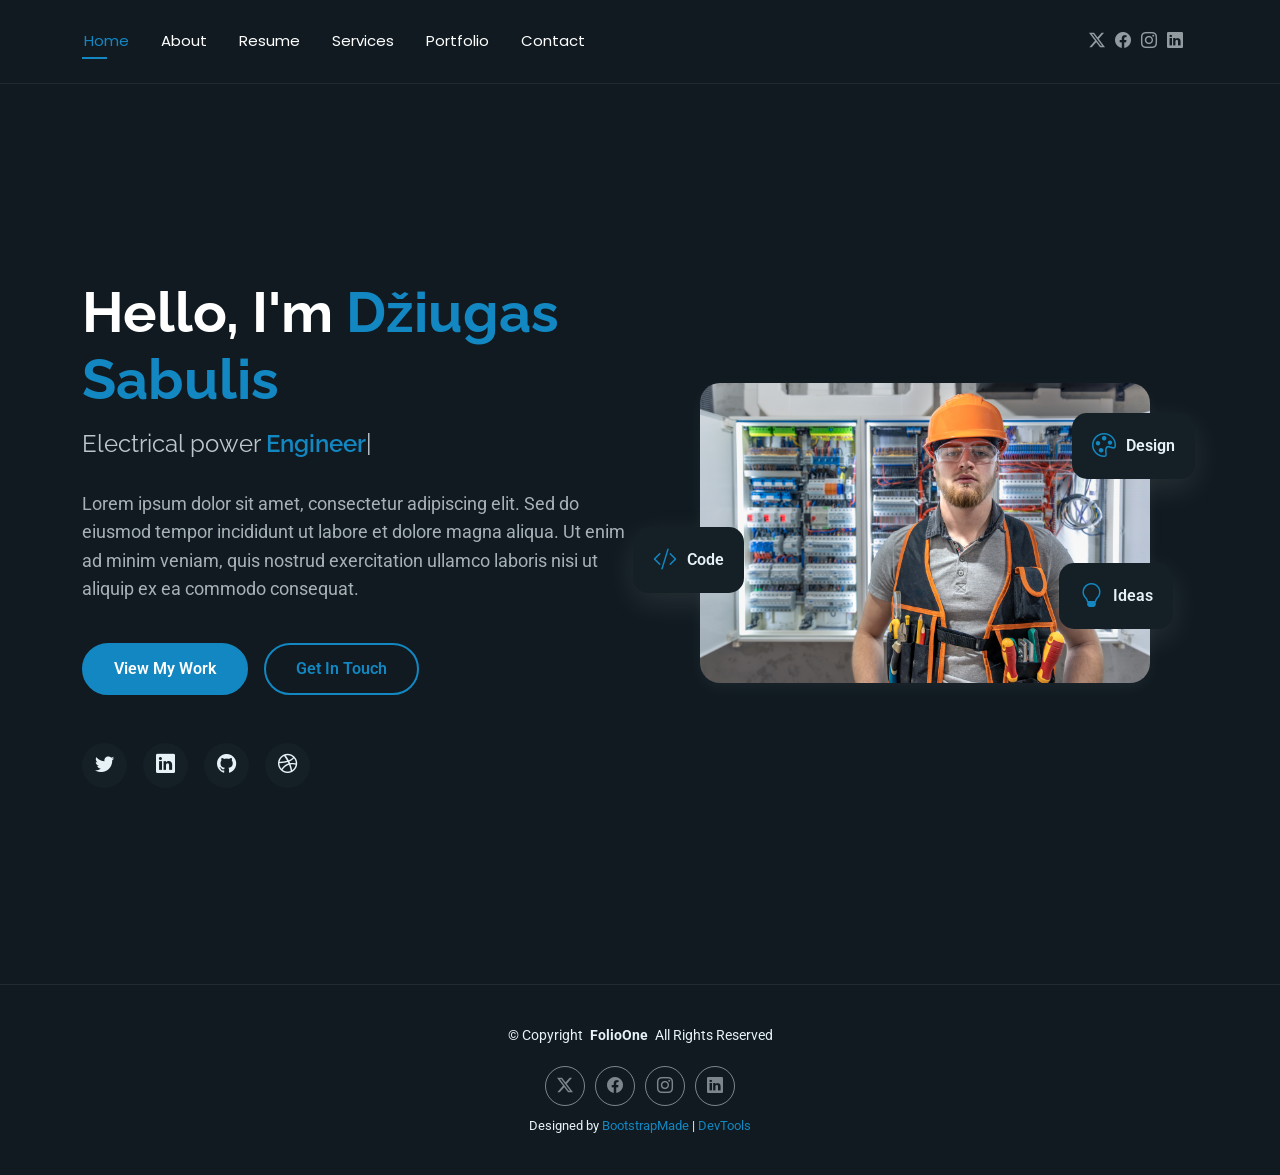
<file: index.html>
<!DOCTYPE html>
<html lang="lit">

<head>
  <meta charset="utf-8">
  <meta content="width=device-width, initial-scale=1.0" name="viewport">
  <title>Mano CV</title>
  <meta name="description" content="Džiugas Sabulis CV puslapis">
  <meta name="keywords" content="">

  <!-- Favicons -->
  <link href="assets/img/mini.png" rel="icon">
  <link href="assets/img/apple-touch-icon.png" rel="apple-touch-icon">

  <!-- Fonts -->
  <link href="https://fonts.googleapis.com" rel="preconnect">
  <link href="https://fonts.gstatic.com" rel="preconnect" crossorigin>
  <link href="https://fonts.googleapis.com/css2?family=Roboto:ital,wght@0,100;0,300;0,400;0,500;0,700;0,900;1,100;1,300;1,400;1,500;1,700;1,900&family=Poppins:ital,wght@0,100;0,200;0,300;0,400;0,500;0,600;0,700;0,800;0,900;1,100;1,200;1,300;1,400;1,500;1,600;1,700;1,800;1,900&family=Raleway:ital,wght@0,100;0,200;0,300;0,400;0,500;0,600;0,700;0,800;0,900;1,100;1,200;1,300;1,400;1,500;1,600;1,700;1,800;1,900&display=swap" rel="stylesheet">

  <!-- Vendor CSS Files -->
  <link href="assets/vendor/bootstrap/css/bootstrap.min.css" rel="stylesheet">
  <link href="assets/vendor/bootstrap-icons/bootstrap-icons.css" rel="stylesheet">
  <link href="assets/vendor/aos/aos.css" rel="stylesheet">
  <link href="assets/vendor/swiper/swiper-bundle.min.css" rel="stylesheet">
  <link href="assets/vendor/glightbox/css/glightbox.min.css" rel="stylesheet">

  <!-- Main CSS File -->
  <link href="assets/css/main.css" rel="stylesheet">

  <!-- =======================================================
  * Template Name: FolioOne
  * Template URL: https://bootstrapmade.com/folioone-bootstrap-portfolio-website-template/
  * Updated: Aug 23 2025 with Bootstrap v5.3.7
  * Author: BootstrapMade.com
  * License: https://bootstrapmade.com/license/
  ======================================================== -->
</head>

<body class="index-page">

  <header id="header" class="header d-flex align-items-center light-background sticky-top">
    <div class="container position-relative d-flex align-items-center justify-content-between">

      <!-- <a href="index.html" class="logo d-flex align-items-center me-auto me-xl-0">
      <img src="assets/img/logo.webp" alt="">
      <h1 class="sitename">FolioOne</h1> 
    </a> -->

      <nav id="navmenu" class="navmenu">
        <ul>
          <li><a href="index.html" class="active">Home</a></li>
          <li><a href="about.html">About</a></li>
          <li><a href="resume.html">Resume</a></li>
          <li><a href="services.html">Services</a></li>
          <li><a href="portfolio.html">Portfolio</a></li>
          <li><a href="contact.html">Contact</a></li>
        </ul>
        <i class="mobile-nav-toggle d-xl-none bi bi-list"></i>
      </nav>

      <div class="header-social-links">
        <a href="#" class="twitter"><i class="bi bi-twitter-x"></i></a>
        <a href="#" class="facebook"><i class="bi bi-facebook"></i></a>
        <a href="#" class="instagram"><i class="bi bi-instagram"></i></a>
        <a href="#" class="linkedin"><i class="bi bi-linkedin"></i></a>
      </div>

    </div>
  </header>

  <main class="main">

    <!-- Hero Section -->
    <section id="hero" class="hero section">

      <div class="container" data-aos="fade-up" data-aos-delay="100">

        <div class="row gy-4 align-items-center">
          <div class="col-lg-6 order-2 order-lg-1">
            <div class="hero-content">
              <h1 data-aos="fade-up" data-aos-delay="200">Hello, I'm <span class="highlight">Džiugas Sabulis</span></h1>
              <h2 data-aos="fade-up" data-aos-delay="300">Electrical power <span class="typed" data-typed-items="Engineer, Technician, Consultant"></span></h2>
              <p data-aos="fade-up" data-aos-delay="400">Lorem ipsum dolor sit amet, consectetur adipiscing elit. Sed do eiusmod tempor incididunt ut labore et dolore magna aliqua. Ut enim ad minim veniam, quis nostrud exercitation ullamco laboris nisi ut aliquip ex ea commodo consequat.</p>
              <div class="hero-actions" data-aos="fade-up" data-aos-delay="500">
                <a href="portfolio.html" class="btn btn-primary">View My Work</a>
                <a href="contact.html" class="btn btn-outline">Get In Touch</a>
              </div>
              <div class="social-links" data-aos="fade-up" data-aos-delay="600">
                <a href="#"><i class="bi bi-twitter"></i></a>
                <a href="#"><i class="bi bi-linkedin"></i></a>
                <a href="#"><i class="bi bi-github"></i></a>
                <a href="#"><i class="bi bi-dribbble"></i></a>
              </div>
            </div>
          </div>
          <div class="col-lg-6 order-1 order-lg-2">
            <div class="hero-image" data-aos="zoom-in" data-aos-delay="300">
              <div class="image-wrapper">
                <img src="assets/img/profile/profile.jpg" alt="Džiugas Sabulis" class="img-fluid">
                <div class="floating-elements">
                  <div class="floating-card design" data-aos="fade-left" data-aos-delay="700">
                    <i class="bi bi-palette"></i>
                    <span>Design</span>
                  </div>
                  <div class="floating-card code" data-aos="fade-right" data-aos-delay="800">
                    <i class="bi bi-code-slash"></i>
                    <span>Code</span>
                  </div>
                  <div class="floating-card creativity" data-aos="fade-up" data-aos-delay="900">
                    <i class="bi bi-lightbulb"></i>
                    <span>Ideas</span>
                  </div>
                </div>
              </div>
            </div>
          </div>
        </div>

      </div>

    </section><!-- /Hero Section -->

  </main>

  <footer id="footer" class="footer">

    <div class="container">
      <div class="copyright text-center ">
        <p>© <span>Copyright</span> <strong class="px-1 sitename">FolioOne</strong> <span>All Rights Reserved<br></span></p>
      </div>
      <div class="social-links d-flex justify-content-center">
        <a href=""><i class="bi bi-twitter-x"></i></a>
        <a href=""><i class="bi bi-facebook"></i></a>
        <a href=""><i class="bi bi-instagram"></i></a>
        <a href=""><i class="bi bi-linkedin"></i></a>
      </div>
      <div class="credits">
        <!-- All the links in the footer should remain intact. -->
        <!-- You can delete the links only if you've purchased the pro version. -->
        <!-- Licensing information: https://bootstrapmade.com/license/ -->
        <!-- Purchase the pro version with working PHP/AJAX contact form: [buy-url] -->
        Designed by <a href="https://bootstrapmade.com/">BootstrapMade</a> | <a href="https://bootstrapmade.com/tools/">DevTools</a>
      </div>
    </div>

  </footer>

  <!-- Scroll Top -->
  <a href="#" id="scroll-top" class="scroll-top d-flex align-items-center justify-content-center"><i class="bi bi-arrow-up-short"></i></a>

  <!-- Preloader -->
  <div id="preloader"></div>

  <!-- Vendor JS Files -->
  <script src="assets/vendor/bootstrap/js/bootstrap.bundle.min.js"></script>
  <script src="assets/vendor/php-email-form/validate.js"></script>
  <script src="assets/vendor/aos/aos.js"></script>
  <script src="assets/vendor/typed.js/typed.umd.js"></script>
  <script src="assets/vendor/waypoints/noframework.waypoints.js"></script>
  <script src="assets/vendor/purecounter/purecounter_vanilla.js"></script>
  <script src="assets/vendor/swiper/swiper-bundle.min.js"></script>
  <script src="assets/vendor/imagesloaded/imagesloaded.pkgd.min.js"></script>
  <script src="assets/vendor/isotope-layout/isotope.pkgd.min.js"></script>
  <script src="assets/vendor/glightbox/js/glightbox.min.js"></script>

  <!-- Main JS File -->
  <script src="assets/js/main.js"></script>

</body>

</html>
</file>
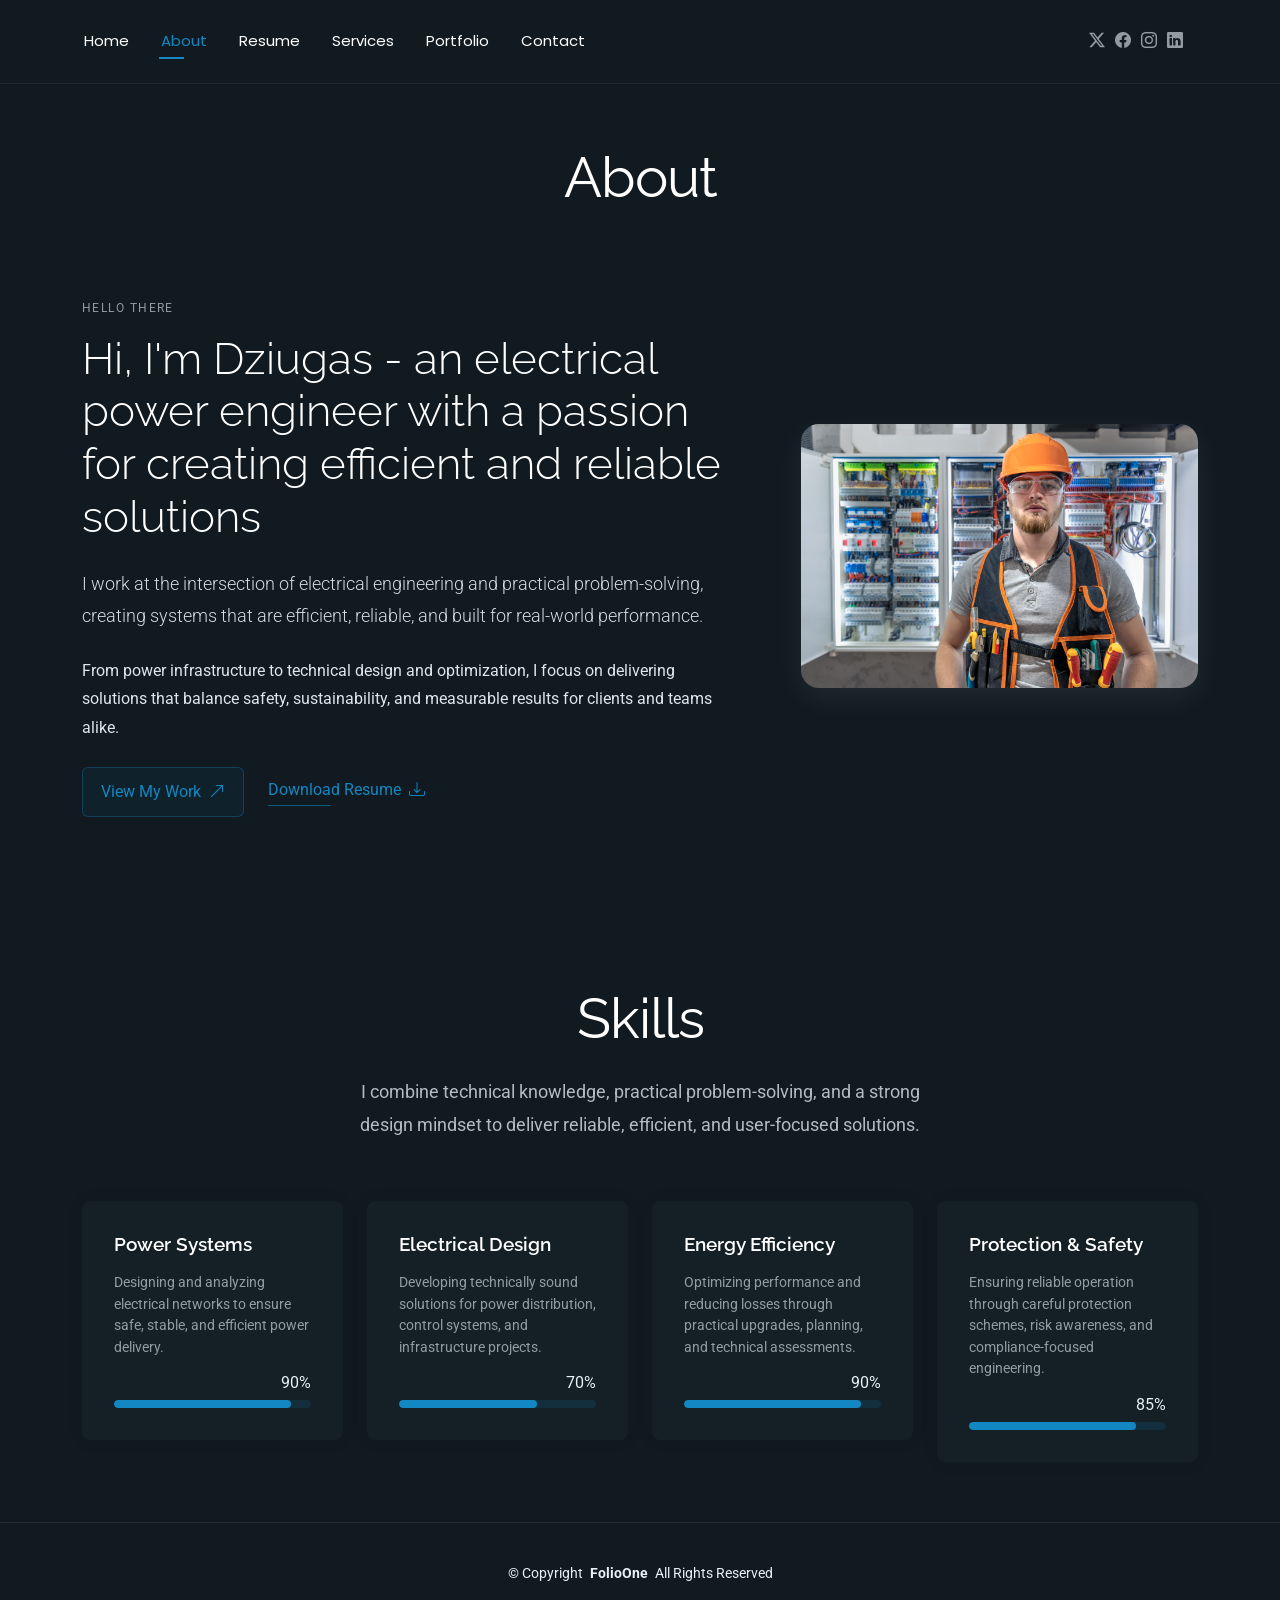
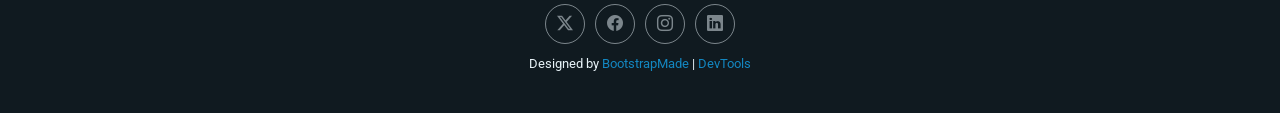
<file: about.html>
<!DOCTYPE html>
<html lang="en">

<head>
  <meta charset="utf-8">
  <meta content="width=device-width, initial-scale=1.0" name="viewport">
  <title>About - FolioOne Bootstrap Template</title>
  <meta name="description" content="">
  <meta name="keywords" content="">

  <!-- Favicons -->
  <link href="assets/img/favicon.png" rel="icon">
  <link href="assets/img/apple-touch-icon.png" rel="apple-touch-icon">

  <!-- Fonts -->
  <link href="https://fonts.googleapis.com" rel="preconnect">
  <link href="https://fonts.gstatic.com" rel="preconnect" crossorigin>
  <link href="https://fonts.googleapis.com/css2?family=Roboto:ital,wght@0,100;0,300;0,400;0,500;0,700;0,900;1,100;1,300;1,400;1,500;1,700;1,900&family=Poppins:ital,wght@0,100;0,200;0,300;0,400;0,500;0,600;0,700;0,800;0,900;1,100;1,200;1,300;1,400;1,500;1,600;1,700;1,800;1,900&family=Raleway:ital,wght@0,100;0,200;0,300;0,400;0,500;0,600;0,700;0,800;0,900;1,100;1,200;1,300;1,400;1,500;1,600;1,700;1,800;1,900&display=swap" rel="stylesheet">

  <!-- Vendor CSS Files -->
  <link href="assets/vendor/bootstrap/css/bootstrap.min.css" rel="stylesheet">
  <link href="assets/vendor/bootstrap-icons/bootstrap-icons.css" rel="stylesheet">
  <link href="assets/vendor/aos/aos.css" rel="stylesheet">
  <link href="assets/vendor/swiper/swiper-bundle.min.css" rel="stylesheet">
  <link href="assets/vendor/glightbox/css/glightbox.min.css" rel="stylesheet">

  <!-- Main CSS File -->
  <link href="assets/css/main.css" rel="stylesheet">

  <!-- =======================================================
  * Template Name: FolioOne
  * Template URL: https://bootstrapmade.com/folioone-bootstrap-portfolio-website-template/
  * Updated: Aug 23 2025 with Bootstrap v5.3.7
  * Author: BootstrapMade.com
  * License: https://bootstrapmade.com/license/
  ======================================================== -->
</head>

<body class="about-page">

  <header id="header" class="header d-flex align-items-center light-background sticky-top">
    <div class="container position-relative d-flex align-items-center justify-content-between">

      <!-- <a href="index.html" class="logo d-flex align-items-center me-auto me-xl-0">
      <img src="assets/img/logo.webp" alt="">
      <h1 class="sitename">FolioOne</h1> 
    </a> -->

      <nav id="navmenu" class="navmenu">
        <ul>
          <li><a href="index.html">Home</a></li>
          <li><a href="about.html" class="active">About</a></li>
          <li><a href="resume.html">Resume</a></li>
          <li><a href="services.html">Services</a></li>
          <li><a href="portfolio.html">Portfolio</a></li>
          <li><a href="contact.html">Contact</a></li>
        </ul>
        <i class="mobile-nav-toggle d-xl-none bi bi-list"></i>
      </nav>

      <div class="header-social-links">
        <a href="#" class="twitter"><i class="bi bi-twitter-x"></i></a>
        <a href="#" class="facebook"><i class="bi bi-facebook"></i></a>
        <a href="#" class="instagram"><i class="bi bi-instagram"></i></a>
        <a href="#" class="linkedin"><i class="bi bi-linkedin"></i></a>
      </div>

    </div>
  </header>

  <main class="main">

    <!-- About Section -->
    <section id="about" class="about section">

      <!-- Section Title -->
      <div class="container section-title" data-aos="fade-up">
        <h2>About</h2>
      </div><!-- End Section Title -->

      <div class="container" data-aos="fade-up" data-aos-delay="100">

        <!-- Intro + Photo -->
        <div class="row align-items-center justify-content-between gy-5 mb-5">
          <div class="col-lg-7" data-aos="fade-right" data-aos-delay="150">
            <div class="intro-content">
              <span class="eyebrow">Hello there</span>
              <h2 class="headline">Hi, I'm Dziugas - an electrical power engineer with a passion for creating efficient and reliable solutions</h2>
              <p class="lead">
                I work at the intersection of electrical engineering and practical problem-solving, creating systems that are efficient, reliable, and built for real-world performance.
              </p>
              <p>
                From power infrastructure to technical design and optimization, I focus on delivering solutions that balance safety, sustainability, and measurable results for clients and teams alike.
              </p>

              <div class="cta-group">
                <a href="#portfolio" class="btn-ghost">
                  View My Work <i class="bi bi-arrow-up-right"></i>
                </a>
                <a href="#" class="link-underline">
                  Download Resume <i class="bi bi-download"></i>
                </a>
              </div>
            </div>
          </div>

          <div class="col-lg-5" data-aos="zoom-in" data-aos-delay="250">
            <figure class="profile-figure text-center text-lg-end">
              <img src="assets/img/profile/profile.jpg" alt="Portrait of Alex" class="img-fluid profile-photo">
            </figure>
          </div>
        </div>
        <!-- End Intro + Photo -->
      </div>
    </section><!-- /About Section -->

    <!-- Skills Section -->
    <section id="skills" class="skills section">

      <!-- Section Title -->
      <div class="container section-title" data-aos="fade-up">
        <h2>Skills</h2>
        <p>I combine technical knowledge, practical problem-solving, and a strong design mindset to deliver reliable, efficient, and user-focused solutions.</p>
      </div><!-- End Section Title -->

      <div class="container" data-aos="fade-up" data-aos-delay="100">

        <div class="row g-4 skills-animation">

          <div class="col-md-6 col-lg-3" data-aos="fade-up" data-aos-delay="100">
            <div class="skill-box">
              <h3>Power Systems</h3>
              <p>Designing and analyzing electrical networks to ensure safe, stable, and efficient power delivery.</p>
              <span class="text-end d-block">90%</span>
              <div class="progress">
                <div class="progress-bar" role="progressbar" aria-valuenow="90" aria-valuemin="0" aria-valuemax="100"></div>
              </div>
            </div>
          </div>

          <div class="col-md-6 col-lg-3" data-aos="fade-up" data-aos-delay="200">
            <div class="skill-box">
              <h3>Electrical Design</h3>
              <p>Developing technically sound solutions for power distribution, control systems, and infrastructure projects.</p>
              <span class="text-end d-block">70%</span>
              <div class="progress">
                <div class="progress-bar" role="progressbar" aria-valuenow="70" aria-valuemin="0" aria-valuemax="100"></div>
              </div>
            </div>
          </div>

          <div class="col-md-6 col-lg-3" data-aos="fade-up" data-aos-delay="300">
            <div class="skill-box">
              <h3>Energy Efficiency</h3>
              <p>Optimizing performance and reducing losses through practical upgrades, planning, and technical assessments.</p>
              <span class="text-end d-block">90%</span>
              <div class="progress">
                <div class="progress-bar" role="progressbar" aria-valuenow="90" aria-valuemin="0" aria-valuemax="100"></div>
              </div>
            </div>
          </div>

          <div class="col-md-6 col-lg-3" data-aos="fade-up" data-aos-delay="400">
            <div class="skill-box">
              <h3>Protection & Safety</h3>
              <p>Ensuring reliable operation through careful protection schemes, risk awareness, and compliance-focused engineering.</p>
              <span class="text-end d-block">85%</span>
              <div class="progress">
                <div class="progress-bar" role="progressbar" aria-valuenow="85" aria-valuemin="0" aria-valuemax="100">
                </div>
              </div>
            </div>
          </div>

        </div>

      </div>

    </section><!-- /Skills Section -->
  </main>

  <footer id="footer" class="footer">

    <div class="container">
      <div class="copyright text-center ">
        <p>© <span>Copyright</span> <strong class="px-1 sitename">FolioOne</strong> <span>All Rights Reserved<br></span></p>
      </div>
      <div class="social-links d-flex justify-content-center">
        <a href=""><i class="bi bi-twitter-x"></i></a>
        <a href=""><i class="bi bi-facebook"></i></a>
        <a href=""><i class="bi bi-instagram"></i></a>
        <a href=""><i class="bi bi-linkedin"></i></a>
      </div>
      <div class="credits">
        <!-- All the links in the footer should remain intact. -->
        <!-- You can delete the links only if you've purchased the pro version. -->
        <!-- Licensing information: https://bootstrapmade.com/license/ -->
        <!-- Purchase the pro version with working PHP/AJAX contact form: [buy-url] -->
        Designed by <a href="https://bootstrapmade.com/">BootstrapMade</a> | <a href="https://bootstrapmade.com/tools/">DevTools</a>
      </div>
    </div>

  </footer>

  <!-- Scroll Top -->
  <a href="#" id="scroll-top" class="scroll-top d-flex align-items-center justify-content-center"><i class="bi bi-arrow-up-short"></i></a>

  <!-- Preloader -->
  <div id="preloader"></div>

  <!-- Vendor JS Files -->
  <script src="assets/vendor/bootstrap/js/bootstrap.bundle.min.js"></script>
  <script src="assets/vendor/php-email-form/validate.js"></script>
  <script src="assets/vendor/aos/aos.js"></script>
  <script src="assets/vendor/typed.js/typed.umd.js"></script>
  <script src="assets/vendor/waypoints/noframework.waypoints.js"></script>
  <script src="assets/vendor/purecounter/purecounter_vanilla.js"></script>
  <script src="assets/vendor/swiper/swiper-bundle.min.js"></script>
  <script src="assets/vendor/imagesloaded/imagesloaded.pkgd.min.js"></script>
  <script src="assets/vendor/isotope-layout/isotope.pkgd.min.js"></script>
  <script src="assets/vendor/glightbox/js/glightbox.min.js"></script>

  <!-- Main JS File -->
  <script src="assets/js/main.js"></script>

</body>

</html>
</file>
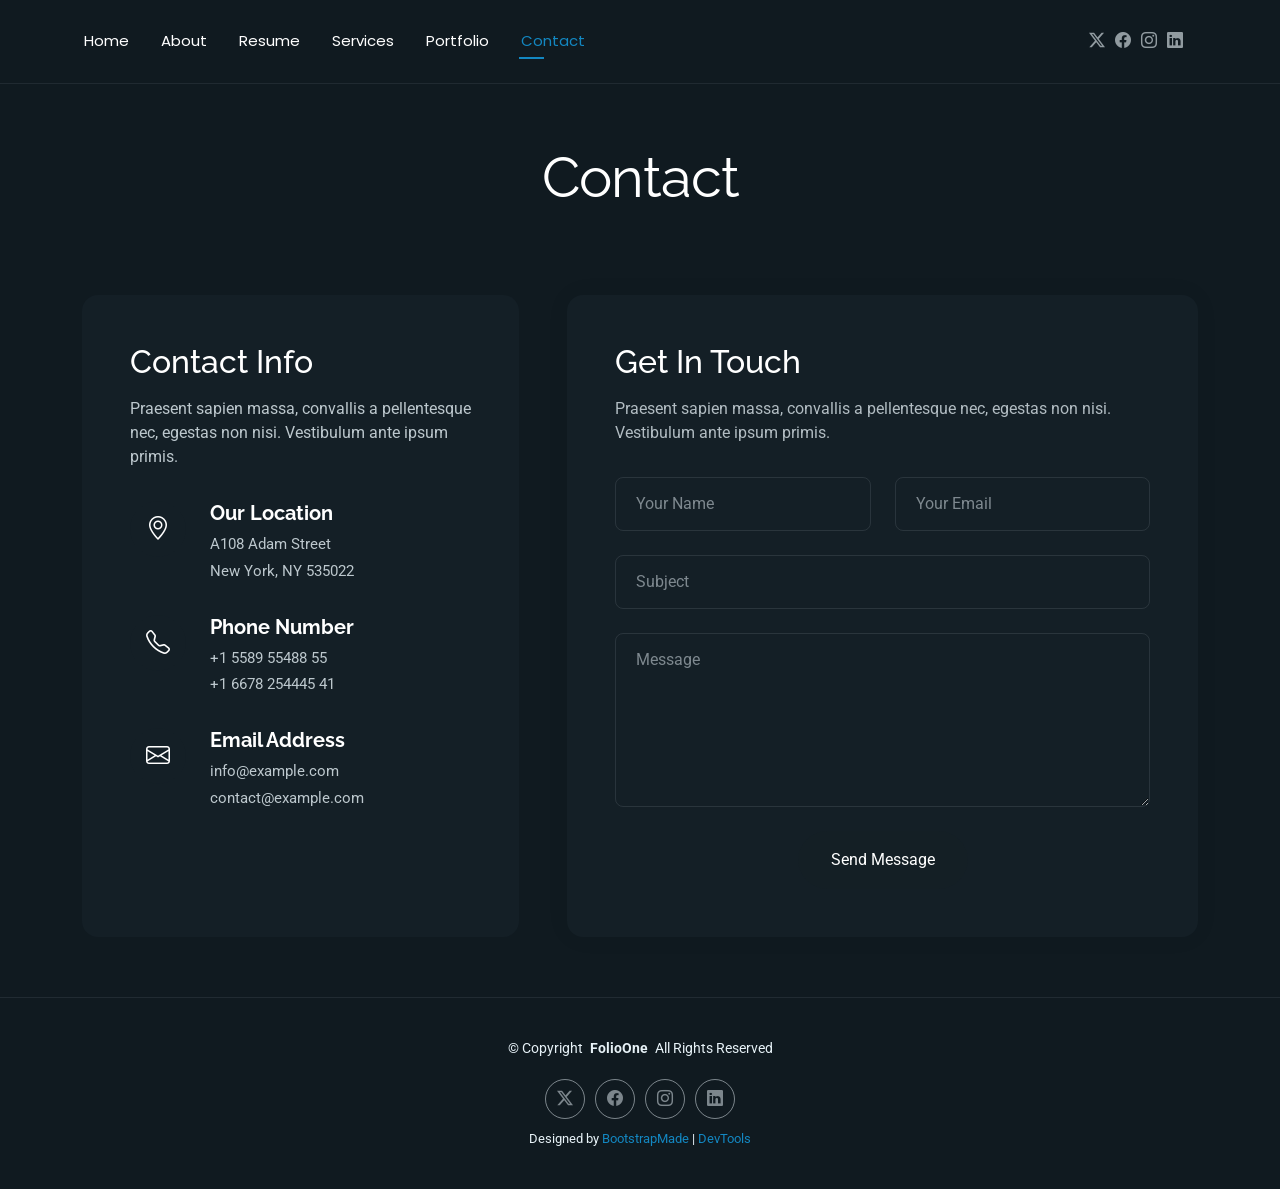
<file: contact.html>
<!DOCTYPE html>
<html lang="en">

<head>
  <meta charset="utf-8">
  <meta content="width=device-width, initial-scale=1.0" name="viewport">
  <title>Contact - FolioOne Bootstrap Template</title>
  <meta name="description" content="">
  <meta name="keywords" content="">

  <!-- Favicons -->
  <link href="assets/img/favicon.png" rel="icon">
  <link href="assets/img/apple-touch-icon.png" rel="apple-touch-icon">

  <!-- Fonts -->
  <link href="https://fonts.googleapis.com" rel="preconnect">
  <link href="https://fonts.gstatic.com" rel="preconnect" crossorigin>
  <link href="https://fonts.googleapis.com/css2?family=Roboto:ital,wght@0,100;0,300;0,400;0,500;0,700;0,900;1,100;1,300;1,400;1,500;1,700;1,900&family=Poppins:ital,wght@0,100;0,200;0,300;0,400;0,500;0,600;0,700;0,800;0,900;1,100;1,200;1,300;1,400;1,500;1,600;1,700;1,800;1,900&family=Raleway:ital,wght@0,100;0,200;0,300;0,400;0,500;0,600;0,700;0,800;0,900;1,100;1,200;1,300;1,400;1,500;1,600;1,700;1,800;1,900&display=swap" rel="stylesheet">

  <!-- Vendor CSS Files -->
  <link href="assets/vendor/bootstrap/css/bootstrap.min.css" rel="stylesheet">
  <link href="assets/vendor/bootstrap-icons/bootstrap-icons.css" rel="stylesheet">
  <link href="assets/vendor/aos/aos.css" rel="stylesheet">
  <link href="assets/vendor/swiper/swiper-bundle.min.css" rel="stylesheet">
  <link href="assets/vendor/glightbox/css/glightbox.min.css" rel="stylesheet">

  <!-- Main CSS File -->
  <link href="assets/css/main.css" rel="stylesheet">

  <!-- =======================================================
  * Template Name: FolioOne
  * Template URL: https://bootstrapmade.com/folioone-bootstrap-portfolio-website-template/
  * Updated: Aug 23 2025 with Bootstrap v5.3.7
  * Author: BootstrapMade.com
  * License: https://bootstrapmade.com/license/
  ======================================================== -->
</head>

<body class="contact-page">

  <header id="header" class="header d-flex align-items-center light-background sticky-top">
    <div class="container position-relative d-flex align-items-center justify-content-between">

      <!-- <a href="index.html" class="logo d-flex align-items-center me-auto me-xl-0">
      <img src="assets/img/logo.webp" alt="">
      <h1 class="sitename">FolioOne</h1> 
    </a> -->

      <nav id="navmenu" class="navmenu">
        <ul>
          <li><a href="index.html">Home</a></li>
          <li><a href="about.html">About</a></li>
          <li><a href="resume.html">Resume</a></li>
          <li><a href="services.html">Services</a></li>
          <li><a href="portfolio.html">Portfolio</a></li>
          <li><a href="contact.html" class="active">Contact</a></li>
        </ul>
        <i class="mobile-nav-toggle d-xl-none bi bi-list"></i>
      </nav>

      <div class="header-social-links">
        <a href="#" class="twitter"><i class="bi bi-twitter-x"></i></a>
        <a href="#" class="facebook"><i class="bi bi-facebook"></i></a>
        <a href="#" class="instagram"><i class="bi bi-instagram"></i></a>
        <a href="#" class="linkedin"><i class="bi bi-linkedin"></i></a>
      </div>

    </div>
  </header>

  <main class="main">

    <!-- Contact Section -->
    <section id="contact" class="contact section">

      <!-- Section Title -->
      <div class="container section-title" data-aos="fade-up">
        <h2>Contact</h2>
      </div><!-- End Section Title -->

      <div class="container" data-aos="fade-up" data-aos-delay="100">

        <div class="row g-4 g-lg-5">
          <div class="col-lg-5">
            <div class="info-box" data-aos="fade-up" data-aos-delay="200">
              <h3>Contact Info</h3>
              <p>Praesent sapien massa, convallis a pellentesque nec, egestas non nisi. Vestibulum ante ipsum primis.</p>

              <div class="info-item" data-aos="fade-up" data-aos-delay="300">
                <div class="icon-box">
                  <i class="bi bi-geo-alt"></i>
                </div>
                <div class="content">
                  <h4>Our Location</h4>
                  <p>A108 Adam Street</p>
                  <p>New York, NY 535022</p>
                </div>
              </div>

              <div class="info-item" data-aos="fade-up" data-aos-delay="400">
                <div class="icon-box">
                  <i class="bi bi-telephone"></i>
                </div>
                <div class="content">
                  <h4>Phone Number</h4>
                  <p>+1 5589 55488 55</p>
                  <p>+1 6678 254445 41</p>
                </div>
              </div>

              <div class="info-item" data-aos="fade-up" data-aos-delay="500">
                <div class="icon-box">
                  <i class="bi bi-envelope"></i>
                </div>
                <div class="content">
                  <h4>Email Address</h4>
                  <p>info@example.com</p>
                  <p>contact@example.com</p>
                </div>
              </div>
            </div>
          </div>

          <div class="col-lg-7">
            <div class="contact-form" data-aos="fade-up" data-aos-delay="300">
              <h3>Get In Touch</h3>
              <p>Praesent sapien massa, convallis a pellentesque nec, egestas non nisi. Vestibulum ante ipsum primis.</p>

              <form action="forms/contact.php" method="post" class="php-email-form" data-aos="fade-up" data-aos-delay="200">
                <div class="row gy-4">

                  <div class="col-md-6">
                    <input type="text" name="name" class="form-control" placeholder="Your Name" required="">
                  </div>

                  <div class="col-md-6 ">
                    <input type="email" class="form-control" name="email" placeholder="Your Email" required="">
                  </div>

                  <div class="col-12">
                    <input type="text" class="form-control" name="subject" placeholder="Subject" required="">
                  </div>

                  <div class="col-12">
                    <textarea class="form-control" name="message" rows="6" placeholder="Message" required=""></textarea>
                  </div>

                  <div class="col-12 text-center">
                    <div class="loading">Loading</div>
                    <div class="error-message"></div>
                    <div class="sent-message">Your message has been sent. Thank you!</div>

                    <button type="submit" class="btn">Send Message</button>
                  </div>

                </div>
              </form>

            </div>
          </div>

        </div>

      </div>

    </section><!-- /Contact Section -->

  </main>

  <footer id="footer" class="footer">

    <div class="container">
      <div class="copyright text-center ">
        <p>© <span>Copyright</span> <strong class="px-1 sitename">FolioOne</strong> <span>All Rights Reserved<br></span></p>
      </div>
      <div class="social-links d-flex justify-content-center">
        <a href=""><i class="bi bi-twitter-x"></i></a>
        <a href=""><i class="bi bi-facebook"></i></a>
        <a href=""><i class="bi bi-instagram"></i></a>
        <a href=""><i class="bi bi-linkedin"></i></a>
      </div>
      <div class="credits">
        <!-- All the links in the footer should remain intact. -->
        <!-- You can delete the links only if you've purchased the pro version. -->
        <!-- Licensing information: https://bootstrapmade.com/license/ -->
        <!-- Purchase the pro version with working PHP/AJAX contact form: [buy-url] -->
        Designed by <a href="https://bootstrapmade.com/">BootstrapMade</a> | <a href="https://bootstrapmade.com/tools/">DevTools</a>
      </div>
    </div>

  </footer>

  <!-- Scroll Top -->
  <a href="#" id="scroll-top" class="scroll-top d-flex align-items-center justify-content-center"><i class="bi bi-arrow-up-short"></i></a>

  <!-- Preloader -->
  <div id="preloader"></div>

  <!-- Vendor JS Files -->
  <script src="assets/vendor/bootstrap/js/bootstrap.bundle.min.js"></script>
  <script src="assets/vendor/php-email-form/validate.js"></script>
  <script src="assets/vendor/aos/aos.js"></script>
  <script src="assets/vendor/typed.js/typed.umd.js"></script>
  <script src="assets/vendor/waypoints/noframework.waypoints.js"></script>
  <script src="assets/vendor/purecounter/purecounter_vanilla.js"></script>
  <script src="assets/vendor/swiper/swiper-bundle.min.js"></script>
  <script src="assets/vendor/imagesloaded/imagesloaded.pkgd.min.js"></script>
  <script src="assets/vendor/isotope-layout/isotope.pkgd.min.js"></script>
  <script src="assets/vendor/glightbox/js/glightbox.min.js"></script>

  <!-- Main JS File -->
  <script src="assets/js/main.js"></script>

</body>

</html>
</file>
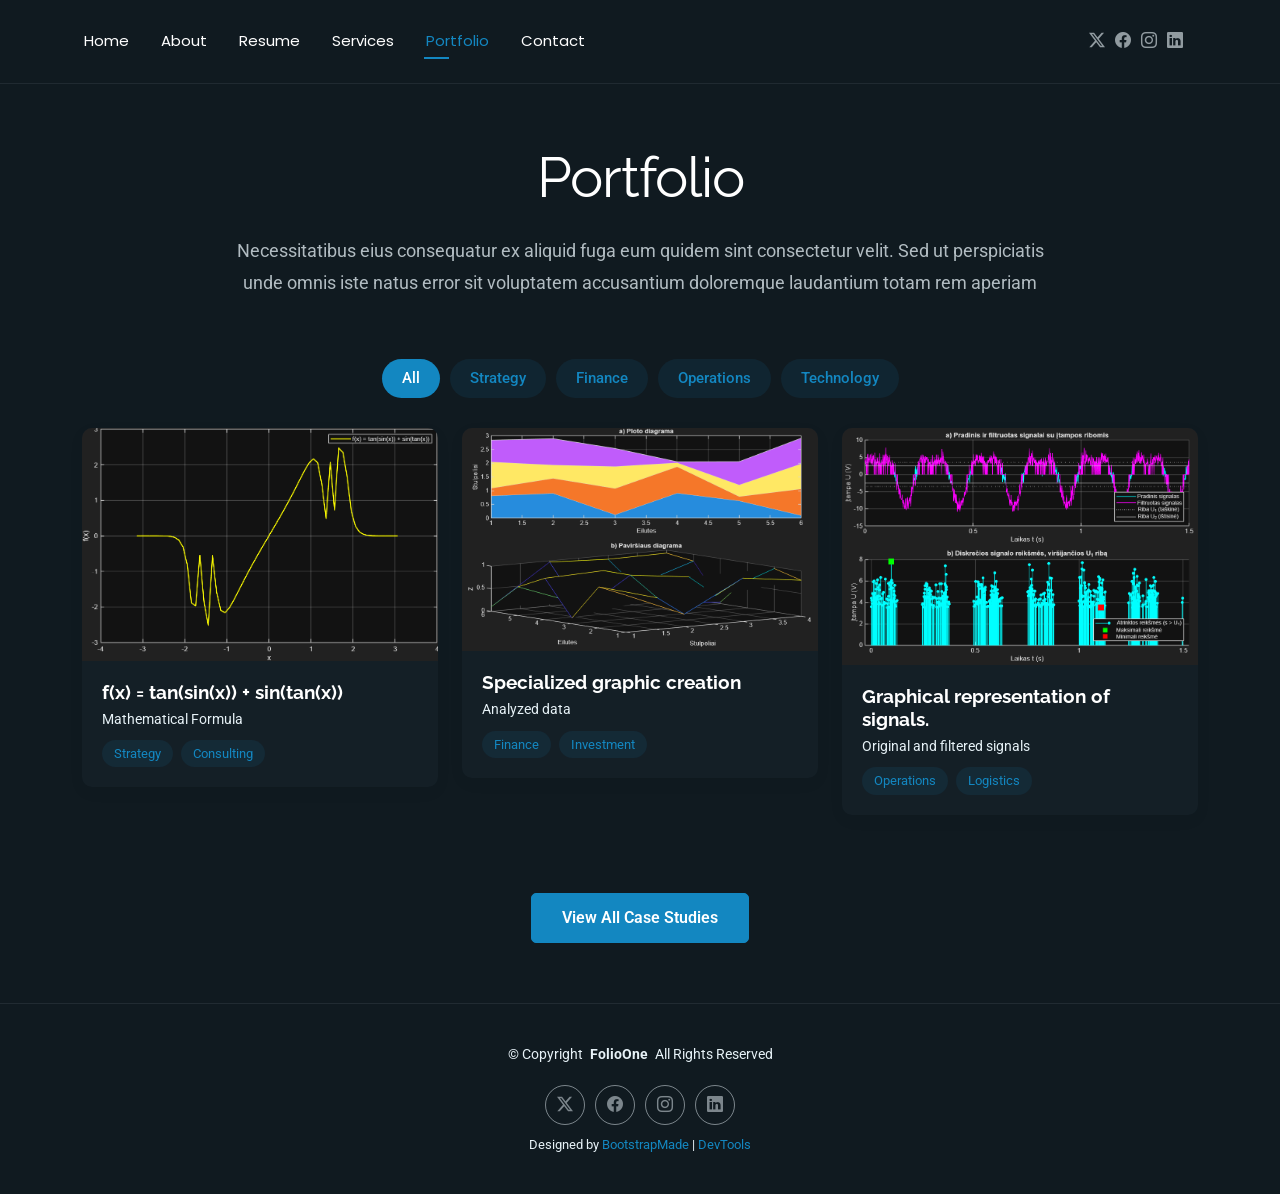
<file: portfolio.html>
<!DOCTYPE html>
<html lang="en">

<head>
  <meta charset="utf-8">
  <meta content="width=device-width, initial-scale=1.0" name="viewport">
  <title>Portfolio - FolioOne Bootstrap Template</title>
  <meta name="description" content="">
  <meta name="keywords" content="">

  <!-- Favicons -->
  <link href="assets/img/favicon.png" rel="icon">
  <link href="assets/img/apple-touch-icon.png" rel="apple-touch-icon">

  <!-- Fonts -->
  <link href="https://fonts.googleapis.com" rel="preconnect">
  <link href="https://fonts.gstatic.com" rel="preconnect" crossorigin>
  <link href="https://fonts.googleapis.com/css2?family=Roboto:ital,wght@0,100;0,300;0,400;0,500;0,700;0,900;1,100;1,300;1,400;1,500;1,700;1,900&family=Poppins:ital,wght@0,100;0,200;0,300;0,400;0,500;0,600;0,700;0,800;0,900;1,100;1,200;1,300;1,400;1,500;1,600;1,700;1,800;1,900&family=Raleway:ital,wght@0,100;0,200;0,300;0,400;0,500;0,600;0,700;0,800;0,900;1,100;1,200;1,300;1,400;1,500;1,600;1,700;1,800;1,900&display=swap" rel="stylesheet">

  <!-- Vendor CSS Files -->
  <link href="assets/vendor/bootstrap/css/bootstrap.min.css" rel="stylesheet">
  <link href="assets/vendor/bootstrap-icons/bootstrap-icons.css" rel="stylesheet">
  <link href="assets/vendor/aos/aos.css" rel="stylesheet">
  <link href="assets/vendor/swiper/swiper-bundle.min.css" rel="stylesheet">
  <link href="assets/vendor/glightbox/css/glightbox.min.css" rel="stylesheet">

  <!-- Main CSS File -->
  <link href="assets/css/main.css" rel="stylesheet">

  <!-- =======================================================
  * Template Name: FolioOne
  * Template URL: https://bootstrapmade.com/folioone-bootstrap-portfolio-website-template/
  * Updated: Aug 23 2025 with Bootstrap v5.3.7
  * Author: BootstrapMade.com
  * License: https://bootstrapmade.com/license/
  ======================================================== -->
</head>

<body class="portfolio-page">

  <header id="header" class="header d-flex align-items-center light-background sticky-top">
    <div class="container position-relative d-flex align-items-center justify-content-between">

      <!-- <a href="index.html" class="logo d-flex align-items-center me-auto me-xl-0">
      <img src="assets/img/logo.webp" alt="">
      <h1 class="sitename">FolioOne</h1> 
    </a> -->

      <nav id="navmenu" class="navmenu">
        <ul>
          <li><a href="index.html">Home</a></li>
          <li><a href="about.html">About</a></li>
          <li><a href="resume.html">Resume</a></li>
          <li><a href="services.html">Services</a></li>
          <li><a href="portfolio.html" class="active">Portfolio</a></li>
          <li><a href="contact.html">Contact</a></li>
        </ul>
        <i class="mobile-nav-toggle d-xl-none bi bi-list"></i>
      </nav>

      <div class="header-social-links">
        <a href="#" class="twitter"><i class="bi bi-twitter-x"></i></a>
        <a href="#" class="facebook"><i class="bi bi-facebook"></i></a>
        <a href="#" class="instagram"><i class="bi bi-instagram"></i></a>
        <a href="#" class="linkedin"><i class="bi bi-linkedin"></i></a>
      </div>

    </div>
  </header>

  <main class="main">

    <!-- Portfolio Section -->
    <section id="portfolio" class="portfolio section">

      <!-- Section Title -->
      <div class="container section-title" data-aos="fade-up">
        <h2>Portfolio</h2>
        <p>Necessitatibus eius consequatur ex aliquid fuga eum quidem sint consectetur velit. Sed ut perspiciatis unde omnis iste natus error sit voluptatem accusantium doloremque laudantium totam rem aperiam</p>
      </div><!-- End Section Title -->

      <div class="container" data-aos="fade-up" data-aos-delay="100">

        <div class="isotope-layout" data-default-filter="*" data-layout="masonry" data-sort="original-order">
          <ul class="portfolio-filters isotope-filters" data-aos="fade-up" data-aos-delay="200">
            <li data-filter="*" class="filter-active">All</li>
            <li data-filter=".filter-strategy">Strategy</li>
            <li data-filter=".filter-finance">Finance</li>
            <li data-filter=".filter-operations">Operations</li>
            <li data-filter=".filter-technology">Technology</li>
          </ul><!-- End Portfolio Filters -->

          <div class="row gy-4 isotope-container" data-aos="fade-up" data-aos-delay="300">
            <div class="col-lg-4 col-md-6 portfolio-item isotope-item filter-strategy">
              <div class="portfolio-card">
                <div class="portfolio-img">
                  <img src="assets/img/portfolio/portf1.png" alt="Mathematical Formula" class="img-fluid">
                  <div class="portfolio-overlay">
                    <a href="assets/img/portfolio/portf1.png" class="glightbox portfolio-lightbox"><i class="bi bi-plus"></i></a>
                    <a href="#" class="portfolio-details-link"><i class="bi bi-link"></i></a>
                  </div>
                </div>
                <div class="portfolio-info">
                  <h4>f(x) = tan(sin(x)) + sin(tan(x))</h4>
                  <p>Mathematical Formula</p>
                  <div class="portfolio-tags">
                    <span>Strategy</span>
                    <span>Consulting</span>
                  </div>
                </div>
              </div>
            </div>

            <div class="col-lg-4 col-md-6 portfolio-item isotope-item filter-finance">
              <div class="portfolio-card">
                <div class="portfolio-img">
                  <img src="assets/img/portfolio/portf2.png" alt="Specialized Graphic Creation" class="img-fluid">
                  <div class="portfolio-overlay">
                    <a href="assets/img/portfolio/portf2.png" class="glightbox portfolio-lightbox"><i class="bi bi-plus"></i></a>
                    <a href="#" class="portfolio-details-link"><i class="bi bi-link"></i></a>
                  </div>
                </div>
                <div class="portfolio-info">
                  <h4>Specialized graphic creation</h4>
                  <p>Analyzed data</p>
                  <div class="portfolio-tags">
                    <span>Finance</span>
                    <span>Investment</span>
                  </div>
                </div>
              </div>
            </div>

            <div class="col-lg-4 col-md-6 portfolio-item isotope-item filter-operations">
              <div class="portfolio-card">
                <div class="portfolio-img">
                  <img src="assets/img/portfolio/portf3.png" alt="Graphical Representation of Signals" class="img-fluid">
                  <div class="portfolio-overlay">
                    <a href="assets/img/portfolio/portf3.png" class="glightbox portfolio-lightbox"><i class="bi bi-plus"></i></a>
                    <a href="#" class="portfolio-details-link"><i class="bi bi-link"></i></a>
                  </div>
                </div>
                <div class="portfolio-info">
                  <h4>Graphical representation of signals.</h4>
                  <p>Original and filtered signals</p>
                  <div class="portfolio-tags">
                    <span>Operations</span>
                    <span>Logistics</span>
                  </div>
                </div>
              </div>
            </div>
          </div><!-- End Portfolio Items Container -->

        </div>

        <div class="text-center mt-5" data-aos="fade-up" data-aos-delay="400">
          <a href="#portfolio" class="btn btn-primary">View All Case Studies</a>
        </div>

      </div>

    </section><!-- /Portfolio Section -->

  </main>

  <footer id="footer" class="footer">

    <div class="container">
      <div class="copyright text-center ">
        <p>© <span>Copyright</span> <strong class="px-1 sitename">FolioOne</strong> <span>All Rights Reserved<br></span></p>
      </div>
      <div class="social-links d-flex justify-content-center">
        <a href=""><i class="bi bi-twitter-x"></i></a>
        <a href=""><i class="bi bi-facebook"></i></a>
        <a href=""><i class="bi bi-instagram"></i></a>
        <a href=""><i class="bi bi-linkedin"></i></a>
      </div>
      <div class="credits">
        <!-- All the links in the footer should remain intact. -->
        <!-- You can delete the links only if you've purchased the pro version. -->
        <!-- Licensing information: https://bootstrapmade.com/license/ -->
        <!-- Purchase the pro version with working PHP/AJAX contact form: [buy-url] -->
        Designed by <a href="https://bootstrapmade.com/">BootstrapMade</a> | <a href="https://bootstrapmade.com/tools/">DevTools</a>
      </div>
    </div>

  </footer>

  <!-- Scroll Top -->
  <a href="#" id="scroll-top" class="scroll-top d-flex align-items-center justify-content-center"><i class="bi bi-arrow-up-short"></i></a>

  <!-- Preloader -->
  <div id="preloader"></div>

  <!-- Vendor JS Files -->
  <script src="assets/vendor/bootstrap/js/bootstrap.bundle.min.js"></script>
  <script src="assets/vendor/php-email-form/validate.js"></script>
  <script src="assets/vendor/aos/aos.js"></script>
  <script src="assets/vendor/typed.js/typed.umd.js"></script>
  <script src="assets/vendor/waypoints/noframework.waypoints.js"></script>
  <script src="assets/vendor/purecounter/purecounter_vanilla.js"></script>
  <script src="assets/vendor/swiper/swiper-bundle.min.js"></script>
  <script src="assets/vendor/imagesloaded/imagesloaded.pkgd.min.js"></script>
  <script src="assets/vendor/isotope-layout/isotope.pkgd.min.js"></script>
  <script src="assets/vendor/glightbox/js/glightbox.min.js"></script>

  <!-- Main JS File -->
  <script src="assets/js/main.js"></script>

</body>

</html>
</file>
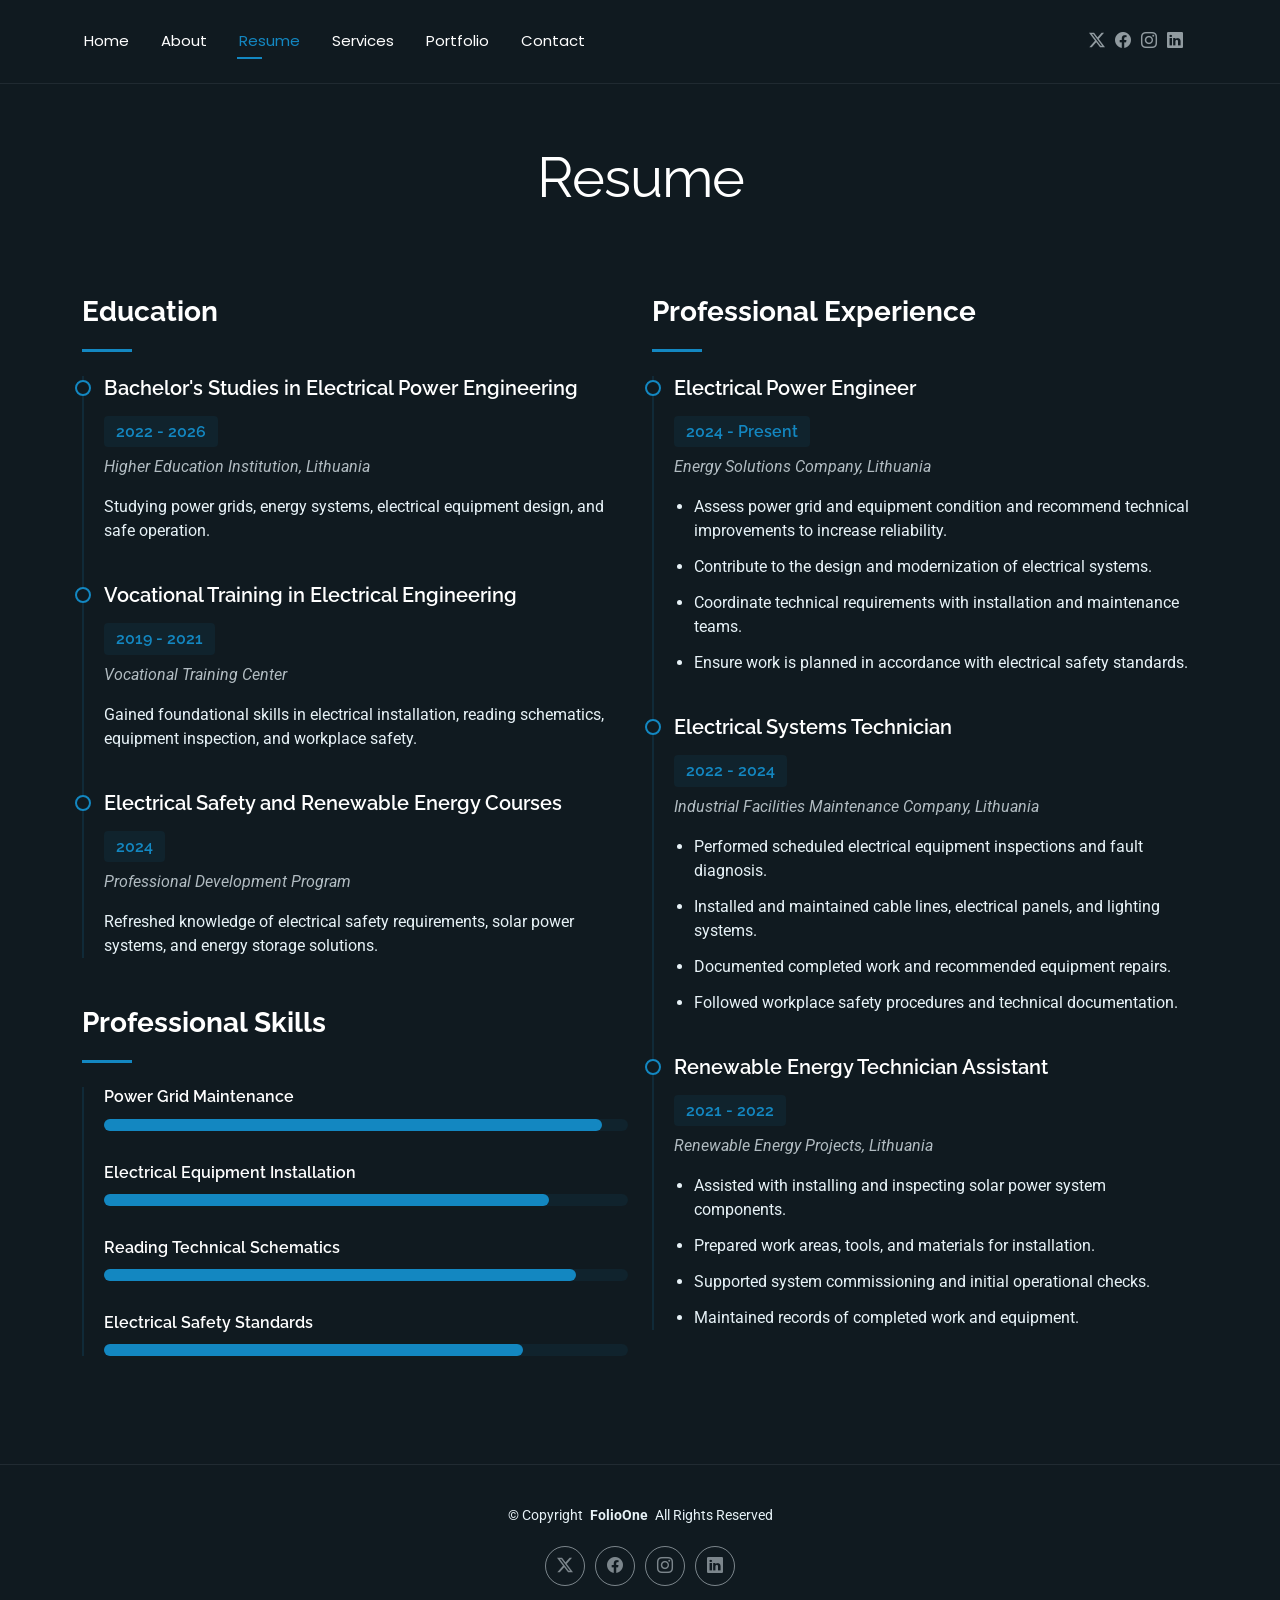
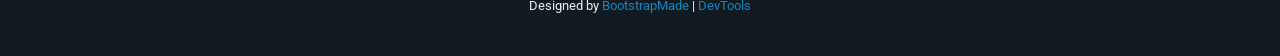
<file: resume.html>
<!DOCTYPE html>
<html lang="en">

<head>
  <meta charset="utf-8">
  <meta content="width=device-width, initial-scale=1.0" name="viewport">
  <title>Resume - FolioOne Bootstrap Template</title>
  <meta name="description" content="">
  <meta name="keywords" content="">

  <!-- Favicons -->
  <link href="assets/img/favicon.png" rel="icon">
  <link href="assets/img/apple-touch-icon.png" rel="apple-touch-icon">

  <!-- Fonts -->
  <link href="https://fonts.googleapis.com" rel="preconnect">
  <link href="https://fonts.gstatic.com" rel="preconnect" crossorigin>
  <link href="https://fonts.googleapis.com/css2?family=Roboto:ital,wght@0,100;0,300;0,400;0,500;0,700;0,900;1,100;1,300;1,400;1,500;1,700;1,900&family=Poppins:ital,wght@0,100;0,200;0,300;0,400;0,500;0,600;0,700;0,800;0,900;1,100;1,200;1,300;1,400;1,500;1,600;1,700;1,800;1,900&family=Raleway:ital,wght@0,100;0,200;0,300;0,400;0,500;0,600;0,700;0,800;0,900;1,100;1,200;1,300;1,400;1,500;1,600;1,700;1,800;1,900&display=swap" rel="stylesheet">

  <!-- Vendor CSS Files -->
  <link href="assets/vendor/bootstrap/css/bootstrap.min.css" rel="stylesheet">
  <link href="assets/vendor/bootstrap-icons/bootstrap-icons.css" rel="stylesheet">
  <link href="assets/vendor/aos/aos.css" rel="stylesheet">
  <link href="assets/vendor/swiper/swiper-bundle.min.css" rel="stylesheet">
  <link href="assets/vendor/glightbox/css/glightbox.min.css" rel="stylesheet">

  <!-- Main CSS File -->
  <link href="assets/css/main.css" rel="stylesheet">

  <!-- =======================================================
  * Template Name: FolioOne
  * Template URL: https://bootstrapmade.com/folioone-bootstrap-portfolio-website-template/
  * Updated: Aug 23 2025 with Bootstrap v5.3.7
  * Author: BootstrapMade.com
  * License: https://bootstrapmade.com/license/
  ======================================================== -->
</head>

<body class="resume-page">

  <header id="header" class="header d-flex align-items-center light-background sticky-top">
    <div class="container position-relative d-flex align-items-center justify-content-between">

      <!-- <a href="index.html" class="logo d-flex align-items-center me-auto me-xl-0">
      <img src="assets/img/logo.webp" alt="">
      <h1 class="sitename">FolioOne</h1> 
    </a> -->

      <nav id="navmenu" class="navmenu">
        <ul>
          <li><a href="index.html">Home</a></li>
          <li><a href="about.html">About</a></li>
          <li><a href="resume.html" class="active">Resume</a></li>
          <li><a href="services.html">Services</a></li>
          <li><a href="portfolio.html">Portfolio</a></li>
          <li><a href="contact.html">Contact</a></li>
        </ul>
        <i class="mobile-nav-toggle d-xl-none bi bi-list"></i>
      </nav>

      <div class="header-social-links">
        <a href="#" class="twitter"><i class="bi bi-twitter-x"></i></a>
        <a href="#" class="facebook"><i class="bi bi-facebook"></i></a>
        <a href="#" class="instagram"><i class="bi bi-instagram"></i></a>
        <a href="#" class="linkedin"><i class="bi bi-linkedin"></i></a>
      </div>

    </div>
  </header>

  <main class="main">

    <!-- Resume Section -->
    <section id="resume" class="resume section">

      <!-- Section Title -->
      <div class="container section-title" data-aos="fade-up">
        <h2>Resume</h2>
      </div><!-- End Section Title -->

      <div class="container" data-aos="fade-up" data-aos-delay="100">

        <div class="row">
          <div class="col-lg-6">

            <!-- Education Section -->
            <div class="resume-item" data-aos="fade-up">
              <h3 class="resume-title">Education</h3>

              <div class="resume-content">
                <article class="education-item">
                  <h4>Bachelor's Studies in Electrical Power Engineering</h4>
                  <h5>2022 - 2026</h5>
                  <p class="institution"><em>Higher Education Institution, Lithuania</em></p>
                  <p>Studying power grids, energy systems, electrical equipment design, and safe operation.</p>
                </article>

                <article class="education-item">
                  <h4>Vocational Training in Electrical Engineering</h4>
                  <h5>2019 - 2021</h5>
                  <p class="institution"><em>Vocational Training Center</em></p>
                  <p>Gained foundational skills in electrical installation, reading schematics, equipment inspection, and workplace safety.</p>
                </article>

                <article class="education-item">
                  <h4>Electrical Safety and Renewable Energy Courses</h4>
                  <h5>2024</h5>
                  <p class="institution"><em>Professional Development Program</em></p>
                  <p>Refreshed knowledge of electrical safety requirements, solar power systems, and energy storage solutions.</p>
                </article>
              </div>
            </div><!-- End Education Section -->

            <!-- Professional Skills Section -->
            <div class="resume-item skills-animation" data-aos="fade-up">
              <h3 class="resume-title">Professional Skills</h3>

              <div class="resume-content">
                <div class="skill-item">
                  <h4>Power Grid Maintenance</h4>
                  <div class="progress">
                    <div class="progress-bar" role="progressbar" aria-valuenow="95" aria-valuemin="0" aria-valuemax="100"></div>
                  </div>
                </div>

                <div class="skill-item">
                  <h4>Electrical Equipment Installation</h4>
                  <div class="progress">
                    <div class="progress-bar" role="progressbar" aria-valuenow="85" aria-valuemin="0" aria-valuemax="100"></div>
                  </div>
                </div>

                <div class="skill-item">
                  <h4>Reading Technical Schematics</h4>
                  <div class="progress">
                    <div class="progress-bar" role="progressbar" aria-valuenow="90" aria-valuemin="0" aria-valuemax="100"></div>
                  </div>
                </div>

                <div class="skill-item">
                  <h4>Electrical Safety Standards</h4>
                  <div class="progress">
                    <div class="progress-bar" role="progressbar" aria-valuenow="80" aria-valuemin="0" aria-valuemax="100"></div>
                  </div>
                </div>
              </div>
            </div><!-- End Professional Skills Section -->
          </div>

          <div class="col-lg-6">
            <!-- Experience Section -->
            <div class="resume-item" data-aos="fade-up" data-aos-delay="100">
              <h3 class="resume-title">Professional Experience</h3>

              <div class="resume-content">
                <article class="experience-item">
                  <h4>Electrical Power Engineer</h4>
                  <h5>2024 - Present</h5>
                  <p class="company"><em>Energy Solutions Company, Lithuania</em></p>
                  <ul>
                    <li>Assess power grid and equipment condition and recommend technical improvements to increase reliability.</li>
                    <li>Contribute to the design and modernization of electrical systems.</li>
                    <li>Coordinate technical requirements with installation and maintenance teams.</li>
                    <li>Ensure work is planned in accordance with electrical safety standards.</li>
                  </ul>
                </article>

                <article class="experience-item">
                  <h4>Electrical Systems Technician</h4>
                  <h5>2022 - 2024</h5>
                  <p class="company"><em>Industrial Facilities Maintenance Company, Lithuania</em></p>
                  <ul>
                    <li>Performed scheduled electrical equipment inspections and fault diagnosis.</li>
                    <li>Installed and maintained cable lines, electrical panels, and lighting systems.</li>
                    <li>Documented completed work and recommended equipment repairs.</li>
                    <li>Followed workplace safety procedures and technical documentation.</li>
                  </ul>
                </article>

                <article class="experience-item">
                  <h4>Renewable Energy Technician Assistant</h4>
                  <h5>2021 - 2022</h5>
                  <p class="company"><em>Renewable Energy Projects, Lithuania</em></p>
                  <ul>
                    <li>Assisted with installing and inspecting solar power system components.</li>
                    <li>Prepared work areas, tools, and materials for installation.</li>
                    <li>Supported system commissioning and initial operational checks.</li>
                    <li>Maintained records of completed work and equipment.</li>
                  </ul>
                </article>
              </div>
            </div><!-- End Experience Section -->
          </div>
        </div>

      </div>

    </section><!-- /Resume Section -->

  </main>

  <footer id="footer" class="footer">

    <div class="container">
      <div class="copyright text-center ">
        <p>© <span>Copyright</span> <strong class="px-1 sitename">FolioOne</strong> <span>All Rights Reserved<br></span></p>
      </div>
      <div class="social-links d-flex justify-content-center">
        <a href=""><i class="bi bi-twitter-x"></i></a>
        <a href=""><i class="bi bi-facebook"></i></a>
        <a href=""><i class="bi bi-instagram"></i></a>
        <a href=""><i class="bi bi-linkedin"></i></a>
      </div>
      <div class="credits">
        <!-- All the links in the footer should remain intact. -->
        <!-- You can delete the links only if you've purchased the pro version. -->
        <!-- Licensing information: https://bootstrapmade.com/license/ -->
        <!-- Purchase the pro version with working PHP/AJAX contact form: [buy-url] -->
        Designed by <a href="https://bootstrapmade.com/">BootstrapMade</a> | <a href="https://bootstrapmade.com/tools/">DevTools</a>
      </div>
    </div>

  </footer>

  <!-- Scroll Top -->
  <a href="#" id="scroll-top" class="scroll-top d-flex align-items-center justify-content-center"><i class="bi bi-arrow-up-short"></i></a>

  <!-- Preloader -->
  <div id="preloader"></div>

  <!-- Vendor JS Files -->
  <script src="assets/vendor/bootstrap/js/bootstrap.bundle.min.js"></script>
  <script src="assets/vendor/php-email-form/validate.js"></script>
  <script src="assets/vendor/aos/aos.js"></script>
  <script src="assets/vendor/typed.js/typed.umd.js"></script>
  <script src="assets/vendor/waypoints/noframework.waypoints.js"></script>
  <script src="assets/vendor/purecounter/purecounter_vanilla.js"></script>
  <script src="assets/vendor/swiper/swiper-bundle.min.js"></script>
  <script src="assets/vendor/imagesloaded/imagesloaded.pkgd.min.js"></script>
  <script src="assets/vendor/isotope-layout/isotope.pkgd.min.js"></script>
  <script src="assets/vendor/glightbox/js/glightbox.min.js"></script>

  <!-- Main JS File -->
  <script src="assets/js/main.js"></script>

</body>

</html>
</file>
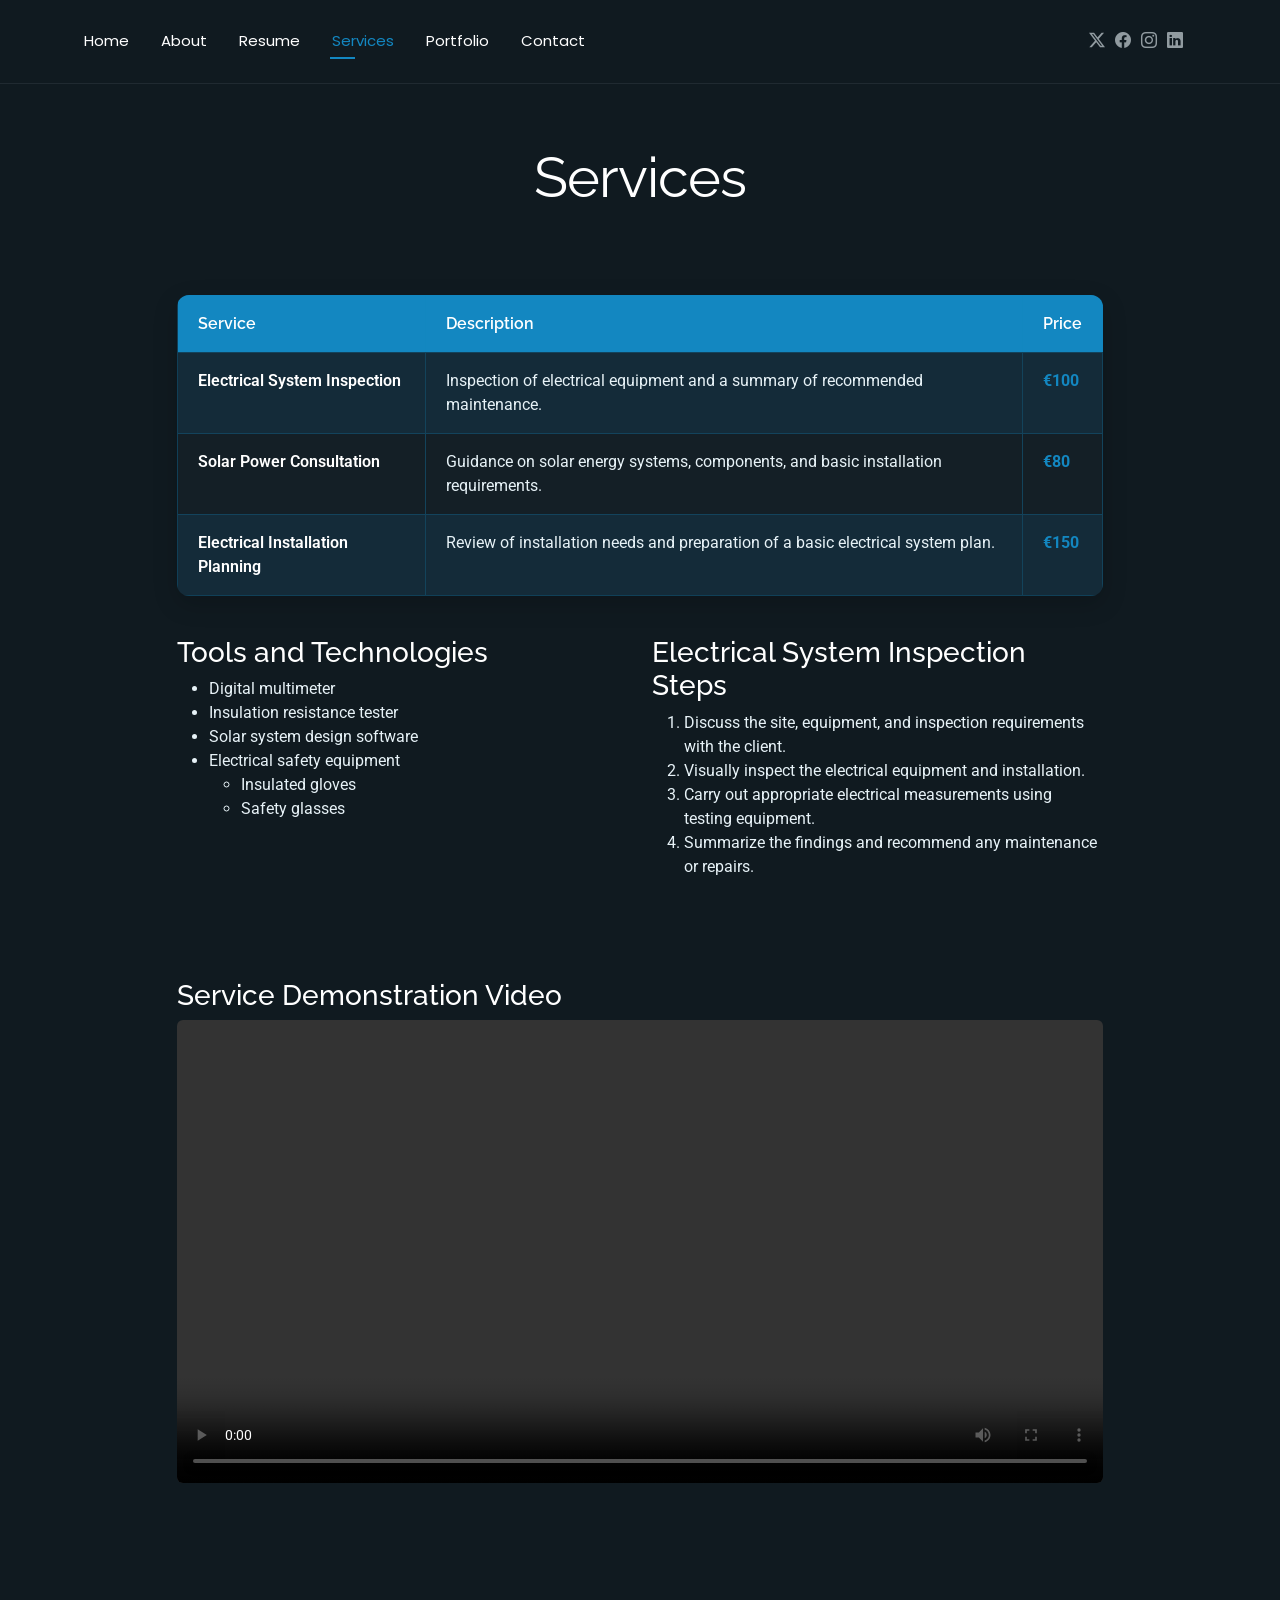
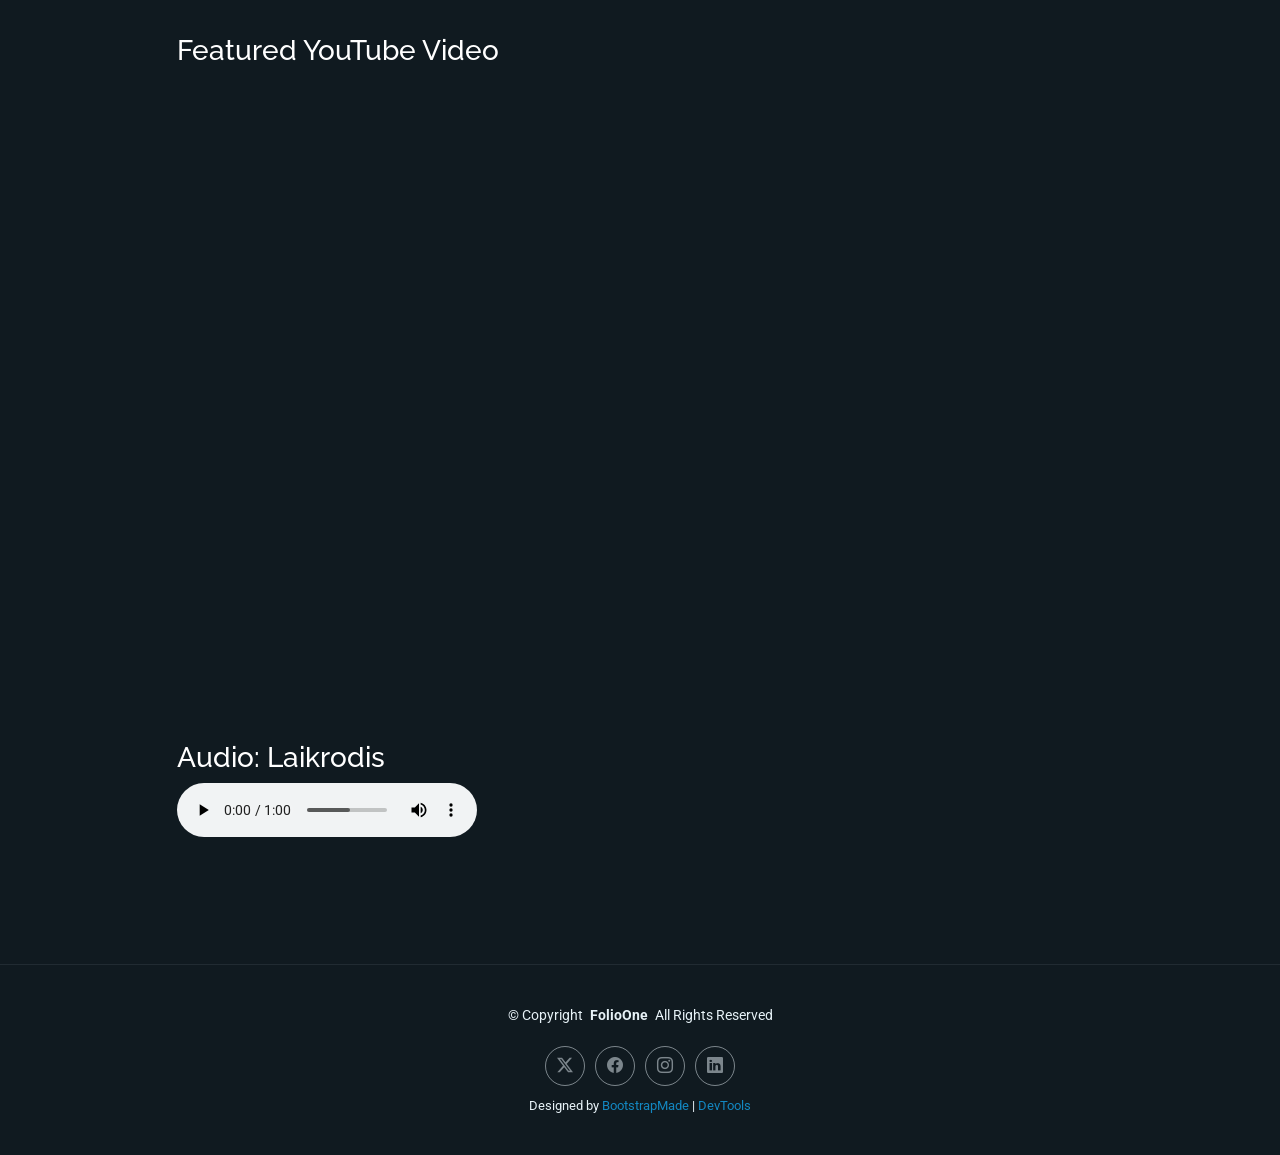
<file: services.html>
<!DOCTYPE html>
<html lang="en">

<head>
  <meta charset="utf-8">
  <meta content="width=device-width, initial-scale=1.0" name="viewport">
  <title>Services - FolioOne Bootstrap Template</title>
  <meta name="description" content="">
  <meta name="keywords" content="">

  <!-- Favicons -->
  <link href="assets/img/favicon.png" rel="icon">
  <link href="assets/img/apple-touch-icon.png" rel="apple-touch-icon">

  <!-- Fonts -->
  <link href="https://fonts.googleapis.com" rel="preconnect">
  <link href="https://fonts.gstatic.com" rel="preconnect" crossorigin>
  <link href="https://fonts.googleapis.com/css2?family=Roboto:ital,wght@0,100;0,300;0,400;0,500;0,700;0,900;1,100;1,300;1,400;1,500;1,700;1,900&family=Poppins:ital,wght@0,100;0,200;0,300;0,400;0,500;0,600;0,700;0,800;0,900;1,100;1,200;1,300;1,400;1,500;1,600;1,700;1,800;1,900&family=Raleway:ital,wght@0,100;0,200;0,300;0,400;0,500;0,600;0,700;0,800;0,900;1,100;1,200;1,300;1,400;1,500;1,600;1,700;1,800;1,900&display=swap" rel="stylesheet">

  <!-- Vendor CSS Files -->
  <link href="assets/vendor/bootstrap/css/bootstrap.min.css" rel="stylesheet">
  <link href="assets/vendor/bootstrap-icons/bootstrap-icons.css" rel="stylesheet">
  <link href="assets/vendor/aos/aos.css" rel="stylesheet">
  <link href="assets/vendor/swiper/swiper-bundle.min.css" rel="stylesheet">
  <link href="assets/vendor/glightbox/css/glightbox.min.css" rel="stylesheet">

  <!-- Main CSS File -->
  <link href="assets/css/main.css" rel="stylesheet">

  <!-- =======================================================
  * Template Name: FolioOne
  * Template URL: https://bootstrapmade.com/folioone-bootstrap-portfolio-website-template/
  * Updated: Aug 23 2025 with Bootstrap v5.3.7
  * Author: BootstrapMade.com
  * License: https://bootstrapmade.com/license/
  ======================================================== -->
</head>

<body class="services-page">

  <header id="header" class="header d-flex align-items-center light-background sticky-top">
    <div class="container position-relative d-flex align-items-center justify-content-between">

      <!-- <a href="index.html" class="logo d-flex align-items-center me-auto me-xl-0">
      <img src="assets/img/logo.webp" alt="">
      <h1 class="sitename">FolioOne</h1> 
    </a> -->

      <nav id="navmenu" class="navmenu">
        <ul>
          <li><a href="index.html">Home</a></li>
          <li><a href="about.html">About</a></li>
          <li><a href="resume.html">Resume</a></li>
          <li><a href="services.html" class="active">Services</a></li>
          <li><a href="portfolio.html">Portfolio</a></li>
          <li><a href="contact.html">Contact</a></li>
        </ul>
        <i class="mobile-nav-toggle d-xl-none bi bi-list"></i>
      </nav>

      <div class="header-social-links">
        <a href="#" class="twitter"><i class="bi bi-twitter-x"></i></a>
        <a href="#" class="facebook"><i class="bi bi-facebook"></i></a>
        <a href="#" class="instagram"><i class="bi bi-instagram"></i></a>
        <a href="#" class="linkedin"><i class="bi bi-linkedin"></i></a>
      </div>

    </div>
  </header>

  <main class="main">

    <!-- Services Section -->
    <section id="services" class="services section">

      <!-- Section Title -->
      <div class="container section-title" data-aos="fade-up">
        <h2>Services</h2>
      </div><!-- End Section Title -->

      <div class="container" data-aos="fade-up" data-aos-delay="100">

        <div class="row justify-content-center">
          <div class="col-lg-10">
            <div class="table-responsive services-table-wrapper">
              <table class="table table-striped table-bordered services-table">
                <thead>
                  <tr>
                    <th scope="col">Service</th>
                    <th scope="col">Description</th>
                    <th scope="col">Price</th>
                  </tr>
                </thead>
                <tbody>
                  <tr>
                    <td>Electrical System Inspection</td>
                    <td>Inspection of electrical equipment and a summary of recommended maintenance.</td>
                    <td>€100</td>
                  </tr>
                  <tr>
                    <td>Solar Power Consultation</td>
                    <td>Guidance on solar energy systems, components, and basic installation requirements.</td>
                    <td>€80</td>
                  </tr>
                  <tr>
                    <td>Electrical Installation Planning</td>
                    <td>Review of installation needs and preparation of a basic electrical system plan.</td>
                    <td>€150</td>
                  </tr>
                </tbody>
              </table>
            </div>

            <div class="row g-4 mt-3">
              <div class="col-md-6">
                <h3>Tools and Technologies</h3>
                <ul>
                  <li>Digital multimeter</li>
                  <li>Insulation resistance tester</li>
                  <li>Solar system design software</li>
                  <li>Electrical safety equipment
                    <ul>
                      <li>Insulated gloves</li>
                      <li>Safety glasses</li>
                    </ul>
                  </li>
                </ul>
              </div>
              <div class="col-md-6">
                <h3>Electrical System Inspection Steps</h3>
                <ol>
                  <li>Discuss the site, equipment, and inspection requirements with the client.</li>
                  <li>Visually inspect the electrical equipment and installation.</li>
                  <li>Carry out appropriate electrical measurements using testing equipment.</li>
                  <li>Summarize the findings and recommend any maintenance or repairs.</li>
                </ol>
              </div>
            </div>

            <section class="mt-4" aria-labelledby="service-video-title">
              <h3 id="service-video-title">Service Demonstration Video</h3>
              <video class="w-100 rounded" controls preload="metadata">
                <source src="assets/media/rankos.mp4" type="video/mp4">
                Your browser does not support the video element.
              </video>
            </section>

            <section class="mt-4" aria-labelledby="youtube-video-title">
              <h3 id="youtube-video-title">Featured YouTube Video</h3>
              <div class="ratio ratio-16x9">
                <iframe
                  src="https://www.youtube.com/embed/BoUVIhtqjAw"
                  title="Featured YouTube video"
                  allow="accelerometer; autoplay; clipboard-write; encrypted-media; gyroscope; picture-in-picture; web-share"
                  referrerpolicy="strict-origin-when-cross-origin"
                  allowfullscreen>
                </iframe>
              </div>
            </section>

            <section class="mt-4" aria-labelledby="audio-title">
              <h3 id="audio-title">Audio: Laikrodis</h3>
              <audio controls preload="metadata">
                <source src="assets/media/laikrodis.mp3" type="audio/mpeg">
                Your browser does not support the audio element.
              </audio>
            </section>
          </div>
        </div>

      </div>

    </section><!-- /Services Section -->

  </main>

  <footer id="footer" class="footer">

    <div class="container">
      <div class="copyright text-center ">
        <p>© <span>Copyright</span> <strong class="px-1 sitename">FolioOne</strong> <span>All Rights Reserved<br></span></p>
      </div>
      <div class="social-links d-flex justify-content-center">
        <a href=""><i class="bi bi-twitter-x"></i></a>
        <a href=""><i class="bi bi-facebook"></i></a>
        <a href=""><i class="bi bi-instagram"></i></a>
        <a href=""><i class="bi bi-linkedin"></i></a>
      </div>
      <div class="credits">
        <!-- All the links in the footer should remain intact. -->
        <!-- You can delete the links only if you've purchased the pro version. -->
        <!-- Licensing information: https://bootstrapmade.com/license/ -->
        <!-- Purchase the pro version with working PHP/AJAX contact form: [buy-url] -->
        Designed by <a href="https://bootstrapmade.com/">BootstrapMade</a> | <a href="https://bootstrapmade.com/tools/">DevTools</a>
      </div>
    </div>

  </footer>

  <!-- Scroll Top -->
  <a href="#" id="scroll-top" class="scroll-top d-flex align-items-center justify-content-center"><i class="bi bi-arrow-up-short"></i></a>

  <!-- Preloader -->
  <div id="preloader"></div>

  <!-- Vendor JS Files -->
  <script src="assets/vendor/bootstrap/js/bootstrap.bundle.min.js"></script>
  <script src="assets/vendor/php-email-form/validate.js"></script>
  <script src="assets/vendor/aos/aos.js"></script>
  <script src="assets/vendor/typed.js/typed.umd.js"></script>
  <script src="assets/vendor/waypoints/noframework.waypoints.js"></script>
  <script src="assets/vendor/purecounter/purecounter_vanilla.js"></script>
  <script src="assets/vendor/swiper/swiper-bundle.min.js"></script>
  <script src="assets/vendor/imagesloaded/imagesloaded.pkgd.min.js"></script>
  <script src="assets/vendor/isotope-layout/isotope.pkgd.min.js"></script>
  <script src="assets/vendor/glightbox/js/glightbox.min.js"></script>

  <!-- Main JS File -->
  <script src="assets/js/main.js"></script>

</body>

</html>
</file>
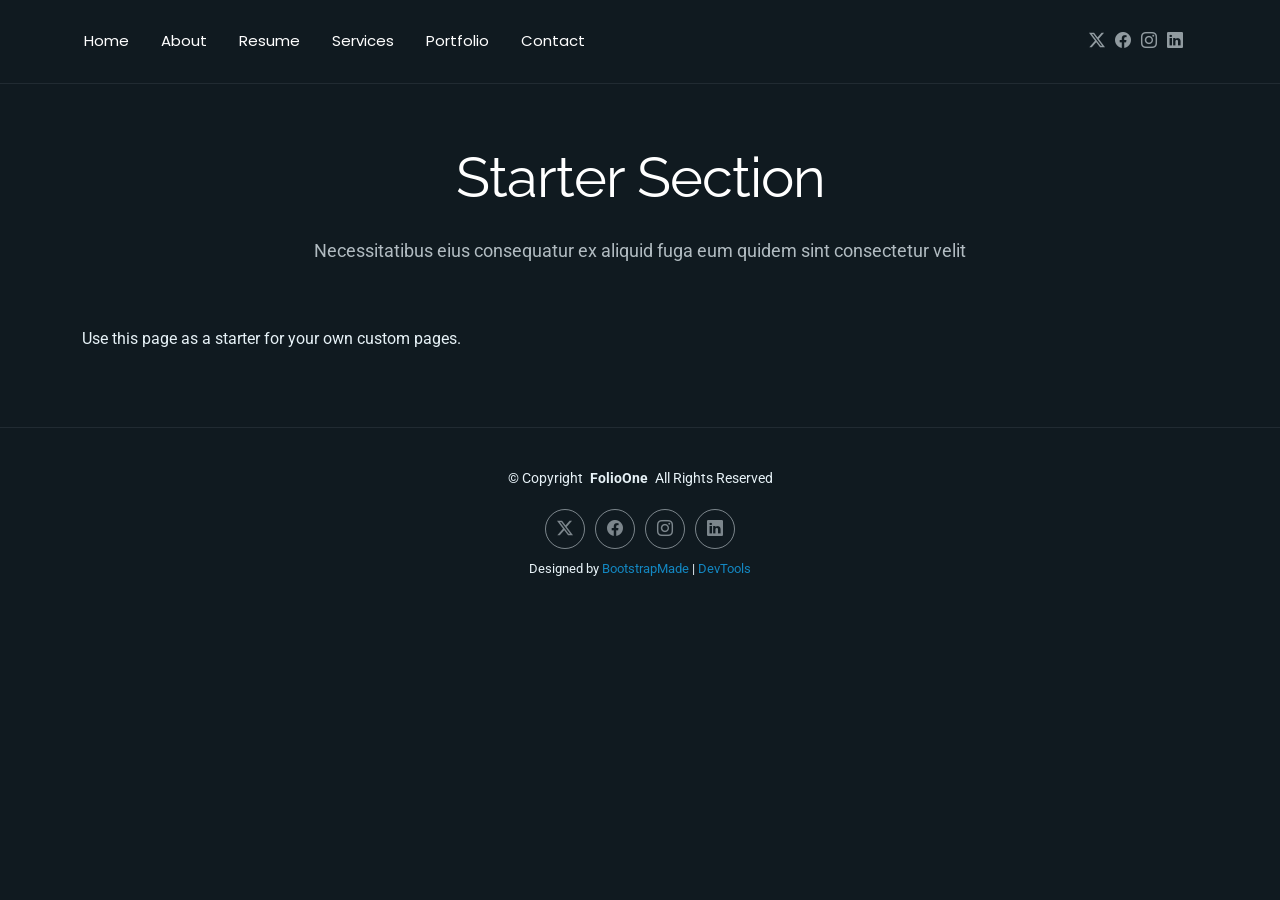
<file: starter-page.html>
<!DOCTYPE html>
<html lang="en">

<head>
  <meta charset="utf-8">
  <meta content="width=device-width, initial-scale=1.0" name="viewport">
  <title>Starter Page - FolioOne Bootstrap Template</title>
  <meta name="description" content="">
  <meta name="keywords" content="">

  <!-- Favicons -->
  <link href="assets/img/favicon.png" rel="icon">
  <link href="assets/img/apple-touch-icon.png" rel="apple-touch-icon">

  <!-- Fonts -->
  <link href="https://fonts.googleapis.com" rel="preconnect">
  <link href="https://fonts.gstatic.com" rel="preconnect" crossorigin>
  <link href="https://fonts.googleapis.com/css2?family=Roboto:ital,wght@0,100;0,300;0,400;0,500;0,700;0,900;1,100;1,300;1,400;1,500;1,700;1,900&family=Poppins:ital,wght@0,100;0,200;0,300;0,400;0,500;0,600;0,700;0,800;0,900;1,100;1,200;1,300;1,400;1,500;1,600;1,700;1,800;1,900&family=Raleway:ital,wght@0,100;0,200;0,300;0,400;0,500;0,600;0,700;0,800;0,900;1,100;1,200;1,300;1,400;1,500;1,600;1,700;1,800;1,900&display=swap" rel="stylesheet">

  <!-- Vendor CSS Files -->
  <link href="assets/vendor/bootstrap/css/bootstrap.min.css" rel="stylesheet">
  <link href="assets/vendor/bootstrap-icons/bootstrap-icons.css" rel="stylesheet">
  <link href="assets/vendor/aos/aos.css" rel="stylesheet">
  <link href="assets/vendor/swiper/swiper-bundle.min.css" rel="stylesheet">
  <link href="assets/vendor/glightbox/css/glightbox.min.css" rel="stylesheet">

  <!-- Main CSS File -->
  <link href="assets/css/main.css" rel="stylesheet">

  <!-- =======================================================
  * Template Name: FolioOne
  * Template URL: https://bootstrapmade.com/folioone-bootstrap-portfolio-website-template/
  * Updated: Aug 23 2025 with Bootstrap v5.3.7
  * Author: BootstrapMade.com
  * License: https://bootstrapmade.com/license/
  ======================================================== -->
</head>

<body class="starter-page-page">

  <header id="header" class="header d-flex align-items-center light-background sticky-top">
    <div class="container position-relative d-flex align-items-center justify-content-between">

      <!-- <a href="index.html" class="logo d-flex align-items-center me-auto me-xl-0">
      <img src="assets/img/logo.webp" alt="">
      <h1 class="sitename">FolioOne</h1> 
    </a> -->

      <nav id="navmenu" class="navmenu">
        <ul>
          <li><a href="index.html">Home</a></li>
          <li><a href="about.html">About</a></li>
          <li><a href="resume.html">Resume</a></li>
          <li><a href="services.html">Services</a></li>
          <li><a href="portfolio.html">Portfolio</a></li>
          <li><a href="contact.html">Contact</a></li>
        </ul>
        <i class="mobile-nav-toggle d-xl-none bi bi-list"></i>
      </nav>

      <div class="header-social-links">
        <a href="#" class="twitter"><i class="bi bi-twitter-x"></i></a>
        <a href="#" class="facebook"><i class="bi bi-facebook"></i></a>
        <a href="#" class="instagram"><i class="bi bi-instagram"></i></a>
        <a href="#" class="linkedin"><i class="bi bi-linkedin"></i></a>
      </div>

    </div>
  </header>

  <main class="main">

    <!-- Starter Section Section -->
    <section id="starter-section" class="starter-section section">

      <!-- Section Title -->
      <div class="container section-title" data-aos="fade-up">
        <h2>Starter Section</h2>
        <p>Necessitatibus eius consequatur ex aliquid fuga eum quidem sint consectetur velit</p>
      </div><!-- End Section Title -->

      <div class="container" data-aos="fade-up">
        <p>Use this page as a starter for your own custom pages.</p>
      </div>

    </section><!-- /Starter Section Section -->

  </main>

  <footer id="footer" class="footer">

    <div class="container">
      <div class="copyright text-center ">
        <p>© <span>Copyright</span> <strong class="px-1 sitename">FolioOne</strong> <span>All Rights Reserved<br></span></p>
      </div>
      <div class="social-links d-flex justify-content-center">
        <a href=""><i class="bi bi-twitter-x"></i></a>
        <a href=""><i class="bi bi-facebook"></i></a>
        <a href=""><i class="bi bi-instagram"></i></a>
        <a href=""><i class="bi bi-linkedin"></i></a>
      </div>
      <div class="credits">
        <!-- All the links in the footer should remain intact. -->
        <!-- You can delete the links only if you've purchased the pro version. -->
        <!-- Licensing information: https://bootstrapmade.com/license/ -->
        <!-- Purchase the pro version with working PHP/AJAX contact form: [buy-url] -->
        Designed by <a href="https://bootstrapmade.com/">BootstrapMade</a> | <a href="https://bootstrapmade.com/tools/">DevTools</a>
      </div>
    </div>

  </footer>

  <!-- Scroll Top -->
  <a href="#" id="scroll-top" class="scroll-top d-flex align-items-center justify-content-center"><i class="bi bi-arrow-up-short"></i></a>

  <!-- Preloader -->
  <div id="preloader"></div>

  <!-- Vendor JS Files -->
  <script src="assets/vendor/bootstrap/js/bootstrap.bundle.min.js"></script>
  <script src="assets/vendor/php-email-form/validate.js"></script>
  <script src="assets/vendor/aos/aos.js"></script>
  <script src="assets/vendor/typed.js/typed.umd.js"></script>
  <script src="assets/vendor/waypoints/noframework.waypoints.js"></script>
  <script src="assets/vendor/purecounter/purecounter_vanilla.js"></script>
  <script src="assets/vendor/swiper/swiper-bundle.min.js"></script>
  <script src="assets/vendor/imagesloaded/imagesloaded.pkgd.min.js"></script>
  <script src="assets/vendor/isotope-layout/isotope.pkgd.min.js"></script>
  <script src="assets/vendor/glightbox/js/glightbox.min.js"></script>

  <!-- Main JS File -->
  <script src="assets/js/main.js"></script>

</body>

</html>
</file>
<file: assets/css/main.css>
/**
* Template Name: FolioOne
* Template URL: https://bootstrapmade.com/folioone-bootstrap-portfolio-website-template/
* Updated: Aug 23 2025 with Bootstrap v5.3.7
* Author: BootstrapMade.com
* License: https://bootstrapmade.com/license/
*/

/*--------------------------------------------------------------
# Font & Color Variables
# Help: https://bootstrapmade.com/color-system/
--------------------------------------------------------------*/
/* Fonts */
:root {
  --default-font: "Roboto",  system-ui, -apple-system, "Segoe UI", Roboto, "Helvetica Neue", Arial, "Noto Sans", "Liberation Sans", sans-serif, "Apple Color Emoji", "Segoe UI Emoji", "Segoe UI Symbol", "Noto Color Emoji";
  --heading-font: "Raleway",  sans-serif;
  --nav-font: "Poppins",  sans-serif;
}

/* Global Colors - The following color variables are used throughout the website. Updating them here will change the color scheme of the entire website */
:root { 
  --background-color: #101a20; /* Background color for the entire website, including individual sections */
  --default-color: #e7f2f7; /* Default color used for the majority of the text content across the entire website */
  --heading-color: #ffffff; /* Color for headings, subheadings and title throughout the website */
  --accent-color: #1387c1; /* Accent color that represents your brand on the website. It's used for buttons, links, and other elements that need to stand out */
  --surface-color: #141f26; /* The surface color is used as a background of boxed elements within sections, such as cards, icon boxes, or other elements that require a visual separation from the global background. */
  --contrast-color: #ffffff; /* Contrast color for text, ensuring readability against backgrounds of accent, heading, or default colors. */
}

/* Nav Menu Colors - The following color variables are used specifically for the navigation menu. They are separate from the global colors to allow for more customization options */
:root {
  --nav-color: #ffffff;  /* The default color of the main navmenu links */
  --nav-hover-color: #1387c1; /* Applied to main navmenu links when they are hovered over or active */
  --nav-mobile-background-color: #213642; /* Used as the background color for mobile navigation menu */
  --nav-dropdown-background-color: #051117; /* Used as the background color for dropdown items that appear when hovering over primary navigation items */
  --nav-dropdown-color: #e7f2f7; /* Used for navigation links of the dropdown items in the navigation menu. */
  --nav-dropdown-hover-color: #1387c1; /* Similar to --nav-hover-color, this color is applied to dropdown navigation links when they are hovered over. */
}

/* Color Presets - These classes override global colors when applied to any section or element, providing reuse of the sam color scheme. */

.light-background {
  --background-color: #142027;
  --surface-color: #325264;
}

.dark-background {
  --background-color: #0b1419;
  --default-color: #ffffff;
  --heading-color: #ffffff;
  --surface-color: #252525;
  --contrast-color: #ffffff;
}

/* Smooth scroll */
:root {
  scroll-behavior: smooth;
}

/*--------------------------------------------------------------
# General Styling & Shared Classes
--------------------------------------------------------------*/
body {
  color: var(--default-color);
  background-color: var(--background-color);
  font-family: var(--default-font);
}

a {
  color: var(--accent-color);
  text-decoration: none;
  transition: 0.3s;
}

a:hover {
  color: color-mix(in srgb, var(--accent-color), transparent 25%);
  text-decoration: none;
}

h1,
h2,
h3,
h4,
h5,
h6 {
  color: var(--heading-color);
  font-family: var(--heading-font);
}

/* PHP Email Form Messages
------------------------------*/
.php-email-form .error-message {
  display: none;
  background: #df1529;
  color: #ffffff;
  text-align: left;
  padding: 15px;
  margin-bottom: 24px;
  font-weight: 600;
}

.php-email-form .sent-message {
  display: none;
  color: #ffffff;
  background: #059652;
  text-align: center;
  padding: 15px;
  margin-bottom: 24px;
  font-weight: 600;
}

.php-email-form .loading {
  display: none;
  background: var(--surface-color);
  text-align: center;
  padding: 15px;
  margin-bottom: 24px;
}

.php-email-form .loading:before {
  content: "";
  display: inline-block;
  border-radius: 50%;
  width: 24px;
  height: 24px;
  margin: 0 10px -6px 0;
  border: 3px solid var(--accent-color);
  border-top-color: var(--surface-color);
  animation: php-email-form-loading 1s linear infinite;
}

@keyframes php-email-form-loading {
  0% {
    transform: rotate(0deg);
  }

  100% {
    transform: rotate(360deg);
  }
}

/*--------------------------------------------------------------
# Global Header
--------------------------------------------------------------*/
.header {
  --background-color: rgba(255, 255, 255, 0);
  color: var(--default-color);
  background-color: var(--background-color);
  padding: 15px 0;
  transition: all 0.5s;
  z-index: 997;
  border-bottom: 1px solid color-mix(in srgb, var(--default-color), transparent 92%);
}

.header .logo {
  line-height: 1;
}

.header .logo img {
  max-height: 36px;
  margin-right: 8px;
}

.header .logo h1 {
  font-size: 32px;
  margin: 0;
  font-weight: 400;
  color: var(--heading-color);
}

.header .header-social-links {
  padding-right: 15px;
}

.header .header-social-links a {
  color: color-mix(in srgb, var(--default-color), transparent 40%);
  padding-left: 6px;
  display: inline-block;
  transition: 0.3s;
  font-size: 16px;
}

.header .header-social-links a:hover {
  color: var(--default-color);
}

.header .header-social-links a i {
  line-height: 0px;
}

@media (max-width: 1200px) {
  .header .logo {
    order: 1;
  }

  .header .header-social-links {
    order: 2;
  }

  .header .navmenu {
    order: 3;
  }
}

/* Global Header on Scroll
------------------------------*/
.scrolled .header {
  --background-color: rgba(16, 26, 32, 0.9);
}

/*--------------------------------------------------------------
# Navigation Menu
--------------------------------------------------------------*/
/* Desktop Navigation */
@media (min-width: 1200px) {
  .navmenu {
    padding: 0;
  }

  .navmenu ul {
    margin: 0;
    padding: 0;
    display: flex;
    list-style: none;
    align-items: center;
  }

  .navmenu li {
    position: relative;
  }

  .navmenu>ul>li {
    white-space: nowrap;
    padding: 15px 28px 15px 0;
  }

  .navmenu>ul>li:last-child {
    padding-right: 0;
  }

  .navmenu a,
  .navmenu a:focus {
    color: var(--nav-color);
    font-size: 15px;
    padding: 0 2px;
    font-family: var(--nav-font);
    font-weight: 400;
    display: flex;
    align-items: center;
    justify-content: space-between;
    white-space: nowrap;
    transition: 0.3s;
    position: relative;
  }

  .navmenu a i,
  .navmenu a:focus i {
    font-size: 12px;
    line-height: 0;
    margin-left: 5px;
    transition: 0.3s;
  }

  .navmenu>ul>li>a:before {
    content: "";
    position: absolute;
    height: 2px;
    bottom: -6px;
    left: 0;
    background-color: var(--nav-hover-color);
    visibility: hidden;
    width: 0px;
    transition: all 0.3s ease-in-out 0s;
  }

  .navmenu a:hover:before,
  .navmenu li:hover>a:before,
  .navmenu .active:before {
    visibility: visible;
    width: 25px;
  }

  .navmenu li:hover>a,
  .navmenu .active,
  .navmenu .active:focus {
    color: var(--nav-hover-color);
  }

  .navmenu .dropdown ul {
    margin: 0;
    padding: 10px 0;
    background: var(--nav-dropdown-background-color);
    display: block;
    position: absolute;
    visibility: hidden;
    left: -5px;
    top: 130%;
    opacity: 0;
    transition: 0.3s;
    border-radius: 4px;
    z-index: 99;
    box-shadow: 0px 0px 30px rgba(0, 0, 0, 0.1);
  }

  .navmenu .dropdown ul li {
    min-width: 200px;
  }

  .navmenu .dropdown ul a {
    padding: 10px 20px;
    font-size: 15px;
    text-transform: none;
    color: var(--nav-dropdown-color);
  }

  .navmenu .dropdown ul a i {
    font-size: 12px;
  }

  .navmenu .dropdown ul a:hover,
  .navmenu .dropdown ul .active:hover,
  .navmenu .dropdown ul li:hover>a {
    color: var(--nav-dropdown-hover-color);
  }

  .navmenu .dropdown:hover>ul {
    opacity: 1;
    top: 100%;
    visibility: visible;
  }

  .navmenu .dropdown .dropdown ul {
    top: 0;
    left: -90%;
    visibility: hidden;
  }

  .navmenu .dropdown .dropdown:hover>ul {
    opacity: 1;
    top: 0;
    left: -100%;
    visibility: visible;
  }
}

/* Mobile Navigation */
@media (max-width: 1199px) {
  .mobile-nav-toggle {
    color: var(--nav-color);
    font-size: 28px;
    line-height: 0;
    margin-right: 10px;
    cursor: pointer;
    transition: color 0.3s;
  }

  .navmenu {
    padding: 0;
    z-index: 9997;
  }

  .navmenu ul {
    display: none;
    list-style: none;
    position: absolute;
    inset: 60px 20px 20px 20px;
    padding: 10px 0;
    margin: 0;
    border-radius: 6px;
    background-color: var(--nav-mobile-background-color);
    border: 1px solid color-mix(in srgb, var(--default-color), transparent 90%);
    box-shadow: none;
    overflow-y: auto;
    transition: 0.3s;
    z-index: 9998;
  }

  .navmenu a,
  .navmenu a:focus {
    color: var(--nav-dropdown-color);
    padding: 10px 20px;
    font-family: var(--nav-font);
    font-size: 17px;
    font-weight: 500;
    display: flex;
    align-items: center;
    justify-content: space-between;
    white-space: nowrap;
    transition: 0.3s;
  }

  .navmenu a i,
  .navmenu a:focus i {
    font-size: 12px;
    line-height: 0;
    margin-left: 5px;
    width: 30px;
    height: 30px;
    display: flex;
    align-items: center;
    justify-content: center;
    border-radius: 50%;
    transition: 0.3s;
    background-color: color-mix(in srgb, var(--accent-color), transparent 90%);
  }

  .navmenu a i:hover,
  .navmenu a:focus i:hover {
    background-color: var(--accent-color);
    color: var(--contrast-color);
  }

  .navmenu a:hover,
  .navmenu .active,
  .navmenu .active:focus {
    color: var(--nav-dropdown-hover-color);
  }

  .navmenu .active i,
  .navmenu .active:focus i {
    background-color: var(--accent-color);
    color: var(--contrast-color);
    transform: rotate(180deg);
  }

  .navmenu .dropdown ul {
    position: static;
    display: none;
    z-index: 99;
    padding: 10px 0;
    margin: 10px 20px;
    background-color: var(--nav-dropdown-background-color);
    transition: all 0.5s ease-in-out;
  }

  .navmenu .dropdown ul ul {
    background-color: rgba(33, 37, 41, 0.1);
  }

  .navmenu .dropdown>.dropdown-active {
    display: block;
    background-color: rgba(33, 37, 41, 0.03);
  }

  .mobile-nav-active {
    overflow: hidden;
  }

  .mobile-nav-active .mobile-nav-toggle {
    color: #fff;
    position: absolute;
    font-size: 32px;
    top: 15px;
    right: 15px;
    margin-right: 0;
    z-index: 9999;
  }

  .mobile-nav-active .navmenu {
    position: fixed;
    overflow: hidden;
    inset: 0;
    background: rgba(33, 37, 41, 0.8);
    transition: 0.3s;
  }

  .mobile-nav-active .navmenu>ul {
    display: block;
  }
}

/*--------------------------------------------------------------
# Global Footer
--------------------------------------------------------------*/
.footer {
  color: var(--default-color);
  background-color: var(--background-color);
  font-size: 14px;
  padding: 40px 0;
  position: relative;
  border-top: 1px solid color-mix(in srgb, var(--default-color), transparent 92%);
}

.footer .copyright p {
  margin-bottom: 0;
}

.footer .social-links {
  margin-top: 20px;
}

.footer .social-links a {
  display: flex;
  align-items: center;
  justify-content: center;
  width: 40px;
  height: 40px;
  border-radius: 50%;
  border: 1px solid color-mix(in srgb, var(--default-color), transparent 50%);
  font-size: 16px;
  color: color-mix(in srgb, var(--default-color), transparent 50%);
  margin: 0 5px;
  transition: 0.3s;
}

.footer .social-links a:hover {
  color: var(--accent-color);
  border-color: var(--accent-color);
}

.footer .credits {
  margin-top: 10px;
  font-size: 13px;
  text-align: center;
}

/*--------------------------------------------------------------
# Preloader
--------------------------------------------------------------*/
#preloader {
  position: fixed;
  inset: 0;
  z-index: 9999;
  overflow: hidden;
  background-color: var(--background-color);
  transition: all 0.6s ease-out;
  width: 100%;
  height: 100vh;
}

#preloader:before,
#preloader:after {
  content: "";
  position: absolute;
  border: 4px solid var(--accent-color);
  border-radius: 50%;
  animation: animate-preloader 2s cubic-bezier(0, 0.2, 0.8, 1) infinite;
}

#preloader:after {
  animation-delay: -0.5s;
}

@keyframes animate-preloader {
  0% {
    width: 10px;
    height: 10px;
    top: calc(50% - 5px);
    left: calc(50% - 5px);
    opacity: 1;
  }

  100% {
    width: 72px;
    height: 72px;
    top: calc(50% - 36px);
    left: calc(50% - 36px);
    opacity: 0;
  }
}

/*--------------------------------------------------------------
# Scroll Top Button
--------------------------------------------------------------*/
.scroll-top {
  position: fixed;
  visibility: hidden;
  opacity: 0;
  right: 15px;
  bottom: -15px;
  z-index: 99999;
  background-color: var(--accent-color);
  width: 44px;
  height: 44px;
  border-radius: 50px;
  transition: all 0.4s;
}

.scroll-top i {
  font-size: 24px;
  color: var(--contrast-color);
  line-height: 0;
}

.scroll-top:hover {
  background-color: color-mix(in srgb, var(--accent-color), transparent 20%);
  color: var(--contrast-color);
}

.scroll-top.active {
  visibility: visible;
  opacity: 1;
  bottom: 15px;
}

/*--------------------------------------------------------------
# Disable aos animation delay on mobile devices
--------------------------------------------------------------*/
@media screen and (max-width: 768px) {
  [data-aos-delay] {
    transition-delay: 0 !important;
  }
}

/*--------------------------------------------------------------
# Global Page Titles & Breadcrumbs
--------------------------------------------------------------*/
.page-title {
  color: var(--default-color);
  background-color: var(--background-color);
  position: relative;
}

.page-title .heading {
  padding: 80px 0;
  border-top: 1px solid color-mix(in srgb, var(--default-color), transparent 90%);
}

.page-title .heading h1 {
  font-size: 38px;
  font-weight: 700;
}

.page-title nav {
  background-color: color-mix(in srgb, var(--default-color), transparent 96%);
  padding: 20px 0;
}

.page-title nav ol {
  display: flex;
  flex-wrap: wrap;
  list-style: none;
  padding: 0;
  margin: 0;
  font-size: 16px;
  font-weight: 400;
}

.page-title nav ol li+li {
  padding-left: 10px;
}

.page-title nav ol li+li::before {
  content: "/";
  display: inline-block;
  padding-right: 10px;
  color: color-mix(in srgb, var(--default-color), transparent 70%);
}

/*--------------------------------------------------------------
# Global Sections
--------------------------------------------------------------*/
section,
.section {
  color: var(--default-color);
  background-color: var(--background-color);
  padding: 60px 0;
  scroll-margin-top: 100px;
  overflow: clip;
}

@media (max-width: 1199px) {

  section,
  .section {
    scroll-margin-top: 66px;
  }
}

/*--------------------------------------------------------------
# Global Section Titles
--------------------------------------------------------------*/
.section-title {
  text-align: center;
  padding-bottom: 60px;
  position: relative;
}

.section-title h2 {
  font-size: 3.5rem;
  font-weight: 400;
  line-height: 1.2;
  color: var(--heading-color);
  margin-bottom: 1.5rem;
  letter-spacing: -1px;
}

@media (max-width: 768px) {
  .section-title h2 {
    font-size: 2.5rem;
  }
}

.section-title p {
  font-size: 1.125rem;
  line-height: 1.8;
  color: color-mix(in srgb, var(--default-color), transparent 25%);
  max-width: 900px;
  margin: 0 auto;
  text-wrap: balance;
}

/*--------------------------------------------------------------
# Hero Section
--------------------------------------------------------------*/
.hero {
  padding: 80px 0;
  min-height: 100vh;
  display: flex;
  align-items: center;
}

.hero .hero-content h1 {
  font-size: 3.5rem;
  font-weight: 700;
  margin-bottom: 1rem;
  line-height: 1.2;
}

.hero .hero-content h1 .highlight {
  color: var(--accent-color);
  position: relative;
}

.hero .hero-content h1 .highlight::after {
  content: "";
  position: absolute;
  bottom: 0;
  left: 0;
  width: 100%;
  height: 3px;
  background: linear-gradient(90deg, var(--accent-color), color-mix(in srgb, var(--accent-color), transparent 50%));
  border-radius: 2px;
}

@media (max-width: 768px) {
  .hero .hero-content h1 {
    font-size: 2.5rem;
  }
}

.hero .hero-content h2 {
  font-size: 1.5rem;
  font-weight: 400;
  margin-bottom: 2rem;
  color: color-mix(in srgb, var(--default-color), transparent 20%);
}

.hero .hero-content h2 .typed {
  color: var(--accent-color);
  font-weight: 600;
}

@media (max-width: 768px) {
  .hero .hero-content h2 {
    font-size: 1.25rem;
  }
}

.hero .hero-content p {
  font-size: 1.1rem;
  line-height: 1.6;
  margin-bottom: 2.5rem;
  color: color-mix(in srgb, var(--default-color), transparent 30%);
}

.hero .hero-actions {
  display: flex;
  gap: 1rem;
  margin-bottom: 3rem;
}

.hero .hero-actions .btn {
  padding: 12px 30px;
  border-radius: 50px;
  font-weight: 600;
  text-decoration: none;
  transition: all 0.3s ease;
  border: 2px solid;
}

.hero .hero-actions .btn.btn-primary {
  background: var(--accent-color);
  color: var(--contrast-color);
  border-color: var(--accent-color);
}

.hero .hero-actions .btn.btn-primary:hover {
  background: color-mix(in srgb, var(--accent-color), black 15%);
  border-color: color-mix(in srgb, var(--accent-color), black 15%);
  transform: translateY(-2px);
}

.hero .hero-actions .btn.btn-outline {
  background: transparent;
  color: var(--accent-color);
  border-color: var(--accent-color);
}

.hero .hero-actions .btn.btn-outline:hover {
  transform: translateY(-2px);
}

@media (max-width: 576px) {
  .hero .hero-actions {
    flex-direction: column;
  }

  .hero .hero-actions .btn {
    text-align: center;
  }
}

.hero .social-links {
  display: flex;
  gap: 1rem;
}

.hero .social-links a {
  width: 45px;
  height: 45px;
  background: var(--surface-color);
  border-radius: 50%;
  display: flex;
  align-items: center;
  justify-content: center;
  color: var(--default-color);
  font-size: 1.2rem;
  transition: all 0.3s ease;
}

.hero .social-links a:hover {
  background: var(--accent-color);
  color: var(--contrast-color);
  transform: translateY(-3px);
  box-shadow: 0 8px 25px color-mix(in srgb, var(--accent-color), transparent 70%);
}

.hero .hero-image {
  position: relative;
}

.hero .hero-image .image-wrapper {
  position: relative;
  max-width: 450px;
  margin: 0 auto;
}

.hero .hero-image .image-wrapper img {
  border-radius: 20px;
  box-shadow: 0 5px 15px color-mix(in srgb, var(--default-color), transparent 95%);
  transition: transform 0.3s ease;
}

.hero .hero-image .image-wrapper img:hover {
  transform: scale(1.02);
}

.hero .hero-image .floating-elements {
  position: absolute;
  top: 0;
  left: 0;
  right: 0;
  bottom: 0;
  pointer-events: none;
}

.hero .hero-image .floating-elements .floating-card {
  position: absolute;
  background: var(--surface-color);
  padding: 15px 20px;
  border-radius: 15px;
  box-shadow: 0 10px 30px color-mix(in srgb, var(--default-color), transparent 90%);
  display: flex;
  align-items: center;
  gap: 10px;
  font-weight: 600;
  animation: float 3s ease-in-out infinite;
}

.hero .hero-image .floating-elements .floating-card i {
  font-size: 1.5rem;
  color: var(--accent-color);
}

.hero .hero-image .floating-elements .floating-card.design {
  top: 10%;
  right: -10%;
  animation-delay: 0s;
}

.hero .hero-image .floating-elements .floating-card.code {
  bottom: 30%;
  left: -15%;
  animation-delay: 1s;
}

.hero .hero-image .floating-elements .floating-card.creativity {
  top: 60%;
  right: -5%;
  animation-delay: 2s;
}

@media (max-width: 992px) {
  .hero .hero-image .floating-elements .floating-card {
    display: none;
  }
}

@keyframes float {

  0%,
  100% {
    transform: translateY(0px);
  }

  50% {
    transform: translateY(-10px);
  }
}

@media (max-width: 992px) {
  .hero .hero-content {
    text-align: center;
    margin-bottom: 3rem;
  }
}

/*--------------------------------------------------------------
# About Section
--------------------------------------------------------------*/
.about .intro-content .eyebrow {
  display: inline-block;
  letter-spacing: 0.12em;
  text-transform: uppercase;
  font-size: 12px;
  color: color-mix(in srgb, var(--default-color), transparent 40%);
  margin-bottom: 16px;
}

.about .intro-content .headline {
  font-family: var(--heading-font);
  font-weight: 300;
  line-height: 1.2;
  font-size: clamp(28px, 4vw, 44px);
  margin: 0 0 24px 0;
}

.about .intro-content .lead {
  font-size: 18px;
  line-height: 1.8;
  color: color-mix(in srgb, var(--default-color), transparent 10%);
  margin-bottom: 24px;
}

.about .intro-content p {
  line-height: 1.8;
  margin-bottom: 24px;
  color: color-mix(in srgb, var(--default-color), transparent 5%);
}

.about .intro-content .cta-group {
  display: flex;
  gap: 24px;
  align-items: center;
  margin-top: 24px;
}

.about .intro-content .cta-group .btn-ghost {
  display: inline-flex;
  align-items: center;
  gap: 8px;
  padding: 12px 18px;
  border-radius: 6px;
  color: var(--accent-color);
  background: color-mix(in srgb, var(--accent-color), transparent 92%);
  border: 1px solid color-mix(in srgb, var(--accent-color), transparent 70%);
  transition: 0.3s ease-in-out;
}

.about .intro-content .cta-group .btn-ghost:hover,
.about .intro-content .cta-group .btn-ghost:focus {
  color: var(--contrast-color);
  background: var(--accent-color);
  border-color: var(--accent-color);
  outline: none;
  box-shadow: 0 0 0 3px color-mix(in srgb, var(--accent-color), transparent 70%);
}

.about .intro-content .cta-group .link-underline {
  display: inline-flex;
  align-items: center;
  gap: 8px;
  position: relative;
  color: var(--accent-color);
  padding-bottom: 4px;
  transition: 0.3s ease-in-out;
}

.about .intro-content .cta-group .link-underline::after {
  content: "";
  position: absolute;
  left: 0;
  right: 0;
  bottom: 0;
  height: 1px;
  background: color-mix(in srgb, var(--accent-color), transparent 40%);
  transform: scaleX(0.4);
  transform-origin: left;
  transition: 0.3s ease-in-out;
}

.about .intro-content .cta-group .link-underline:hover,
.about .intro-content .cta-group .link-underline:focus {
  color: color-mix(in srgb, var(--accent-color), transparent 10%);
  outline: none;
}

.about .intro-content .cta-group .link-underline:hover::after,
.about .intro-content .cta-group .link-underline:focus::after {
  transform: scaleX(1);
}

.about .profile-figure {
  margin: 0;
}

.about .profile-figure .profile-photo {
  width: 88%;
  max-width: 440px;
  border-radius: 18px;
  box-shadow: 0 10px 30px color-mix(in srgb, var(--default-color), transparent 92%);
  transform: translateY(0);
  transition: transform 0.3s ease-in-out;
}

.about .profile-figure .profile-caption {
  margin-top: 24px;
  display: flex;
  align-items: center;
  justify-content: center;
}

.about .profile-figure .profile-caption .meta {
  font-size: 14px;
  color: color-mix(in srgb, var(--default-color), transparent 20%);
}

.about .profile-figure .profile-caption .meta .funfact {
  font-size: 13px;
  margin-top: 4px;
  color: color-mix(in srgb, var(--default-color), transparent 35%);
}

.about .profile-figure:hover .profile-photo {
  transform: translateY(-4px);
}

.about .skill-item {
  padding: 24px;
  border-radius: 6px;
  transition: 0.3s ease-in-out;
  background: color-mix(in srgb, var(--surface-color), var(--accent-color) 2%);
  border: 1px solid color-mix(in srgb, var(--default-color), transparent 88%);
  height: 100%;
}

.about .skill-item i {
  font-size: 24px;
  color: var(--accent-color);
  margin-bottom: 16px;
  display: inline-block;
}

.about .skill-item h3 {
  font-size: 16px;
  margin-bottom: 6px;
  font-weight: 500;
}

.about .skill-item p {
  margin: 0;
  font-size: 14px;
  color: color-mix(in srgb, var(--default-color), transparent 25%);
}

.about .skill-item:hover {
  transform: translateY(-3px);
  border-color: color-mix(in srgb, var(--accent-color), transparent 60%);
  box-shadow: 0 10px 30px color-mix(in srgb, var(--default-color), transparent 92%);
}

.about .timeline-item {
  position: relative;
  padding-left: 26px;
}

.about .timeline-item time {
  display: inline-block;
  font-size: 12px;
  letter-spacing: 0.08em;
  text-transform: uppercase;
  color: color-mix(in srgb, var(--default-color), transparent 45%);
  margin-bottom: 6px;
}

.about .timeline-item h4 {
  font-size: 18px;
  font-weight: 400;
  margin: 0 0 6px;
}

.about .timeline-item p {
  font-size: 14px;
  color: color-mix(in srgb, var(--default-color), transparent 25%);
  margin: 0;
}

.about .timeline-item .dot {
  position: absolute;
  left: 0;
  top: 4px;
  width: 10px;
  height: 10px;
  border-radius: 50%;
  background: var(--accent-color);
  box-shadow: 0 0 0 6px color-mix(in srgb, var(--accent-color), transparent 80%);
}

.about .personal-quote {
  padding: 24px 0;
}

.about .personal-quote p {
  font-family: var(--heading-font);
  font-weight: 300;
  font-size: clamp(20px, 3vw, 28px);
  line-height: 1.5;
  color: color-mix(in srgb, var(--default-color), transparent 5%);
  margin: 0 auto;
  max-width: 800px;
}

.about .fact-pill {
  display: flex;
  align-items: center;
  justify-content: center;
  gap: 10px;
  padding: 10px 14px;
  border-radius: 999px;
  border: 1px solid color-mix(in srgb, var(--default-color), transparent 85%);
  background: var(--surface-color);
  color: color-mix(in srgb, var(--default-color), transparent 10%);
  transition: 0.3s ease-in-out;
}

.about .fact-pill i {
  color: var(--accent-color);
}

.about .fact-pill span {
  font-size: 14px;
}

.about .fact-pill:hover {
  transform: translateY(-2px);
  border-color: color-mix(in srgb, var(--accent-color), transparent 60%);
  box-shadow: 0 10px 30px color-mix(in srgb, var(--default-color), transparent 92%);
}

.about .fact-pill:focus-within {
  box-shadow: 0 0 0 3px color-mix(in srgb, var(--accent-color), transparent 70%);
}

@media (max-width: 992px) {
  .about .profile-figure {
    text-align: center !important;
  }

  .about .profile-figure .profile-photo {
    width: 72%;
  }

  .about .intro-content .cta-group {
    flex-wrap: wrap;
  }
}

@media (max-width: 576px) {
  .about .profile-figure .profile-photo {
    width: 100%;
  }
}

/*--------------------------------------------------------------
# Skills Section
--------------------------------------------------------------*/
.skills .skill-box {
  background-color: var(--surface-color);
  padding: 2rem;
  border-radius: 8px;
  box-shadow: 0 0 20px rgba(0, 0, 0, 0.05);
}

.skills .skill-box h3 {
  font-size: 1.2rem;
  margin-bottom: 1rem;
  font-weight: 600;
}

.skills .skill-box p {
  font-size: 0.9rem;
  margin-bottom: 0.8rem;
  opacity: 0.6;
}

.skills .skill-box .progress {
  background-color: color-mix(in srgb, var(--accent-color), transparent 85%);
  border-radius: 50px;
  height: 8px;
  margin-top: 5px;
  overflow: hidden;
}

.skills .skill-box .progress .progress-bar {
  background-color: var(--accent-color);
  height: 100%;
  position: relative;
  border-radius: 50px;
  transition: 0.9s;
  width: 1px;
}

/*--------------------------------------------------------------
# Stats Section
--------------------------------------------------------------*/
.stats .avatars {
  position: relative;
}

.stats .avatars img {
  width: 60px;
  height: 60px;
  border: 3px solid var(--accent-color);
  margin-right: -15px;
  transition: transform 0.3s ease;
}

.stats .avatars img:hover {
  transform: translateY(-5px);
  z-index: 2;
}

.stats .counters h2 {
  color: var(--heading-color);
  font-size: 48px;
  font-weight: 700;
  margin-bottom: 10px;
}

.stats .counters h2 span {
  display: inline-block;
}

.stats .counters p {
  color: var(--default-color);
  font-size: 18px;
  margin: 0;
  opacity: 0.9;
}

@media (max-width: 991px) {
  .stats .row {
    text-align: center;
  }

  .stats .avatars {
    justify-content: center;
    margin-bottom: 40px;
  }

  .stats .counters h2 {
    font-size: 36px;
  }

  .stats .counters p {
    font-size: 16px;
  }

  .stats .counters .col-md-4 {
    margin-bottom: 30px;
  }

  .stats .counters .col-md-4:last-child {
    margin-bottom: 0;
  }
}

@media (max-width: 576px) {
  .stats {
    padding: 60px 0;
  }

  .stats .avatars {
    flex-wrap: wrap;
    justify-content: center;
  }

  .stats .avatars img {
    margin: 0 -8px;
  }
}

/*--------------------------------------------------------------
# Testimonials Section
--------------------------------------------------------------*/
.testimonials .testimonials-carousel,
.testimonials .testimonials-slider {
  overflow: hidden;
}

.testimonials .testimonial-item .testimonial-content {
  border-left: 3px solid var(--accent-color);
  padding-left: 30px;
}

.testimonials .testimonial-item .testimonial-img {
  border-radius: 50%;
  border: 4px solid var(--background-color);
  margin: 0 auto;
}

.testimonials .testimonial-item h3 {
  font-size: 20px;
  font-weight: bold;
  margin: 10px 0 5px 0;
}

.testimonials .testimonial-item h4 {
  font-size: 14px;
  color: color-mix(in srgb, var(--default-color), transparent 40%);
  margin: 0 0 10px 0;
}

.testimonials .testimonial-item .stars i {
  color: #ffc107;
  margin: 0 1px;
}

.testimonials .testimonial-item .quote-icon-left,
.testimonials .testimonial-item .quote-icon-right {
  color: color-mix(in srgb, var(--accent-color), transparent 50%);
  font-size: 26px;
  line-height: 0;
}

.testimonials .testimonial-item .quote-icon-left {
  display: inline-block;
  left: -5px;
  position: relative;
}

.testimonials .testimonial-item .quote-icon-right {
  display: inline-block;
  right: -5px;
  position: relative;
  top: 10px;
  transform: scale(-1, -1);
}

.testimonials .testimonial-item p {
  font-style: italic;
}

.testimonials .swiper-wrapper {
  height: auto;
}

.testimonials .swiper-pagination {
  margin-top: 30px;
  position: relative;
}

.testimonials .swiper-pagination .swiper-pagination-bullet {
  width: 12px;
  height: 12px;
  background-color: color-mix(in srgb, var(--default-color), transparent 85%);
  opacity: 1;
}

.testimonials .swiper-pagination .swiper-pagination-bullet-active {
  background-color: var(--accent-color);
}

/*--------------------------------------------------------------
# Resume Section
--------------------------------------------------------------*/
.resume .resume-item {
  margin-bottom: 3rem;
}

.resume .resume-item .resume-title {
  font-size: 1.75rem;
  font-weight: 700;
  margin-bottom: 1.5rem;
  padding-bottom: 1.5rem;
  position: relative;
  color: var(--heading-color);
}

.resume .resume-item .resume-title::after {
  content: "";
  position: absolute;
  display: block;
  width: 50px;
  height: 3px;
  background: var(--accent-color);
  bottom: 0;
  left: 0;
}

.resume .resume-item .resume-content {
  padding-left: 1.25rem;
  border-left: 2px solid color-mix(in srgb, var(--accent-color), transparent 85%);
}

.resume .resume-item article {
  position: relative;
  margin-bottom: 2.5rem;
}

.resume .resume-item article::before {
  content: "";
  position: absolute;
  width: 16px;
  height: 16px;
  border-radius: 50%;
  left: -1.8rem;
  top: 0.25rem;
  background: var(--background-color);
  border: 2px solid var(--accent-color);
}

.resume .resume-item article h4 {
  font-size: 1.25rem;
  font-weight: 600;
  margin-bottom: 0.5rem;
  color: var(--heading-color);
}

.resume .resume-item article h5 {
  font-size: 1rem;
  background: color-mix(in srgb, var(--accent-color), transparent 92%);
  padding: 0.375rem 0.75rem;
  display: inline-block;
  font-weight: 600;
  margin: 0.5rem 0;
  color: var(--accent-color);
  border-radius: 4px;
}

.resume .resume-item article .institution,
.resume .resume-item article .company {
  font-size: 1rem;
  margin-bottom: 1rem;
  color: color-mix(in srgb, var(--default-color), transparent 25%);
}

.resume .resume-item article p {
  margin-bottom: 1rem;
}

.resume .resume-item article ul {
  padding-left: 1.25rem;
  margin-bottom: 0;
}

.resume .resume-item article ul li {
  padding-bottom: 0.75rem;
  position: relative;
}

.resume .resume-item article ul li:last-child {
  padding-bottom: 0;
}

.resume .skill-item {
  margin-bottom: 2rem;
}

.resume .skill-item h4 {
  font-size: 1rem;
  font-weight: 600;
  margin-bottom: 0.75rem;
  color: var(--heading-color);
}

.resume .skill-item .progress {
  height: 0.75rem;
  background-color: color-mix(in srgb, var(--accent-color), transparent 92%);
  border-radius: 1rem;
  overflow: visible;
}

.resume .skill-item .progress .progress-bar {
  background-color: var(--accent-color);
  position: relative;
  border-radius: 1rem;
  width: 0;
  transition: width 1s ease;
}

.resume .skill-item .progress .progress-bar::after {
  content: attr(aria-valuenow) "%";
  position: absolute;
  right: 0;
  top: -1.75rem;
  font-size: 0.875rem;
  font-weight: 600;
  color: var(--accent-color);
}

@media (max-width: 991.98px) {
  .resume .resume-item {
    margin-bottom: 2rem;
  }
}

@media (max-width: 767.98px) {
  .resume .resume-content {
    padding-left: 1rem !important;
  }

  .resume article::before {
    left: -2rem !important;
  }
}

/*--------------------------------------------------------------
# Services Section
--------------------------------------------------------------*/
.services .services-table-wrapper {
  border-radius: 12px;
  box-shadow: 0 8px 24px rgba(0, 0, 0, 0.18);
}

.services .services-table {
  --bs-table-color: var(--default-color);
  --bs-table-bg: var(--surface-color);
  --bs-table-border-color: color-mix(in srgb, var(--accent-color), transparent 65%);
  --bs-table-striped-bg: color-mix(in srgb, var(--accent-color), transparent 88%);
  --bs-table-striped-color: var(--default-color);
  --bs-table-hover-bg: color-mix(in srgb, var(--accent-color), transparent 78%);
  --bs-table-hover-color: var(--heading-color);
  margin-bottom: 0;
}

.services .services-table thead th {
  background-color: var(--accent-color);
  color: var(--contrast-color);
  font-family: var(--heading-font);
  font-weight: 600;
  padding: 1rem 1.25rem;
}

.services .services-table thead {
  --bs-table-bg: var(--accent-color);
  --bs-table-color: var(--contrast-color);
  --bs-table-border-color: color-mix(in srgb, var(--contrast-color), transparent 70%);
}

.services .services-table tbody td {
  padding: 1rem 1.25rem;
}

.services .services-table tbody td:first-child {
  color: var(--heading-color);
  font-weight: 600;
}

.services .services-table tbody td:last-child {
  color: var(--accent-color);
  font-weight: 700;
  white-space: nowrap;
}

.services .services-table tbody tr {
  transition: background-color 0.2s ease;
}

.services .service-item {
  display: flex;
  background-color: var(--surface-color);
  border-radius: 12px;
  padding: 2rem;
  height: 100%;
  position: relative;
  overflow: hidden;
  box-shadow: 0 5px 20px rgba(0, 0, 0, 0.03);
  transition: all 0.4s ease;
}

.services .service-item::before {
  content: "";
  position: absolute;
  left: 0;
  top: 0;
  height: 100%;
  width: 4px;
  background-color: var(--accent-color);
  transform: scaleY(0);
  transform-origin: bottom;
  transition: transform 0.4s cubic-bezier(0.65, 0, 0.35, 1);
}

.services .service-item:hover {
  box-shadow: 0 10px 30px rgba(0, 0, 0, 0.08);
  transform: translateY(-5px);
}

.services .service-item:hover::before {
  transform: scaleY(1);
}

.services .service-item:hover .service-icon {
  background-color: var(--accent-color);
  color: var(--contrast-color);
  transform: rotateY(180deg);
}

.services .service-item:hover .service-icon i {
  transform: rotateY(180deg);
}

.services .service-item:hover .service-link i {
  transform: translateX(5px);
}

.services .service-icon {
  flex-shrink: 0;
  width: 70px;
  height: 70px;
  border-radius: 12px;
  background-color: color-mix(in srgb, var(--accent-color), transparent 90%);
  color: var(--accent-color);
  display: flex;
  align-items: center;
  justify-content: center;
  margin-right: 1.5rem;
  transition: all 0.5s ease;
}

.services .service-icon i {
  font-size: 2rem;
  transition: transform 0.5s ease;
}

.services .service-content {
  flex-grow: 1;
}

.services .service-content h3 {
  font-size: 1.4rem;
  margin-bottom: 1rem;
  font-weight: 700;
  color: var(--heading-color);
}

.services .service-content p {
  margin-bottom: 1.25rem;
  color: color-mix(in srgb, var(--default-color), transparent 20%);
}

.services .service-link {
  display: inline-flex;
  align-items: center;
  color: var(--accent-color);
  font-weight: 600;
  text-decoration: none;
  transition: color 0.3s ease;
}

.services .service-link span {
  margin-right: 0.5rem;
}

.services .service-link i {
  transition: transform 0.3s ease;
}

.services .service-link:hover {
  color: color-mix(in srgb, var(--accent-color), transparent 25%);
}

@media (max-width: 767.98px) {
  .services .service-item {
    padding: 1.5rem;
    margin-bottom: 1rem;
  }

  .services .service-icon {
    width: 60px;
    height: 60px;
    margin-right: 1rem;
  }

  .services .service-icon i {
    font-size: 1.5rem;
  }

  .services .service-content h3 {
    font-size: 1.2rem;
    margin-bottom: 0.75rem;
  }

  .services .service-content p {
    margin-bottom: 1rem;
    font-size: 0.95rem;
  }
}

@media (max-width: 575.98px) {
  .services .service-item {
    flex-direction: column;
    text-align: center;
  }

  .services .service-item::before {
    width: 100%;
    height: 4px;
    transform: scaleX(0);
    transform-origin: left;
  }

  .services .service-item:hover::before {
    transform: scaleX(1);
  }

  .services .service-icon {
    margin-right: 0;
    margin-bottom: 1.25rem;
  }

  .services .service-link {
    justify-content: center;
  }
}

/*--------------------------------------------------------------
# Service Details Section
--------------------------------------------------------------*/
.service-details .service-hero {
  margin-bottom: 4rem;
}

.service-details .service-hero .service-meta {
  display: flex;
  align-items: center;
  gap: 1rem;
  margin-bottom: 1.5rem;
}

.service-details .service-hero .service-meta .service-category {
  background: color-mix(in srgb, var(--accent-color), transparent 85%);
  color: var(--accent-color);
  padding: 0.5rem 1rem;
  border-radius: 20px;
  font-size: 0.85rem;
  font-weight: 500;
  letter-spacing: 0.5px;
}

.service-details .service-hero .service-meta .reading-time {
  color: color-mix(in srgb, var(--default-color), transparent 50%);
  font-size: 0.9rem;
  font-weight: 300;
}

.service-details .service-hero h1 {
  font-size: 3.5rem;
  font-weight: 300;
  line-height: 1.2;
  margin-bottom: 1.5rem;
  color: var(--heading-color);
  letter-spacing: -0.02em;
}

.service-details .service-hero .service-description {
  font-size: 1.25rem;
  line-height: 1.7;
  color: color-mix(in srgb, var(--default-color), transparent 25%);
  font-weight: 300;
  margin: 0;
}

.service-details .service-visual {
  margin-bottom: 4rem;
  overflow: hidden;
  border-radius: 4px;
}

.service-details .service-visual img {
  width: 100%;
  height: 400px;
  object-fit: cover;
  transition: transform 0.5s ease;
}

.service-details .service-visual img:hover {
  transform: scale(1.02);
}

.service-details .service-narrative {
  margin-bottom: 5rem;
}

.service-details .service-narrative h3 {
  font-size: 2rem;
  font-weight: 300;
  margin-bottom: 2rem;
  color: var(--heading-color);
  letter-spacing: -0.01em;
}

.service-details .service-narrative p {
  font-size: 1.1rem;
  line-height: 1.8;
  margin-bottom: 2rem;
  color: var(--default-color);
  font-weight: 300;
}

.service-details .benefits-grid {
  display: grid;
  grid-template-columns: repeat(auto-fit, minmax(280px, 1fr));
  gap: 2.5rem;
  margin-top: 3rem;
}

.service-details .benefits-grid .benefit-card {
  text-align: center;
  padding: 0;
}

.service-details .benefits-grid .benefit-card .benefit-icon {
  width: 60px;
  height: 60px;
  background: color-mix(in srgb, var(--accent-color), transparent 90%);
  border-radius: 50%;
  display: flex;
  align-items: center;
  justify-content: center;
  margin: 0 auto 1.5rem;
  transition: all 0.3s ease;
}

.service-details .benefits-grid .benefit-card .benefit-icon i {
  font-size: 1.5rem;
  color: var(--accent-color);
}

.service-details .benefits-grid .benefit-card:hover .benefit-icon {
  background: var(--accent-color);
  transform: translateY(-2px);
}

.service-details .benefits-grid .benefit-card:hover .benefit-icon i {
  color: var(--contrast-color);
}

.service-details .benefits-grid .benefit-card h4 {
  font-size: 1.2rem;
  font-weight: 400;
  margin-bottom: 1rem;
  color: var(--heading-color);
}

.service-details .benefits-grid .benefit-card p {
  font-size: 1rem;
  line-height: 1.6;
  color: color-mix(in srgb, var(--default-color), transparent 30%);
  margin: 0;
}

.service-details .timeline-section {
  margin-bottom: 4rem;
}

.service-details .timeline-section h3 {
  font-size: 2rem;
  font-weight: 300;
  margin-bottom: 3rem;
  color: var(--heading-color);
  letter-spacing: -0.01em;
}

.service-details .timeline-section .timeline {
  position: relative;
}

.service-details .timeline-section .timeline::before {
  content: "";
  position: absolute;
  left: 30px;
  top: 0;
  bottom: 0;
  width: 1px;
  background: color-mix(in srgb, var(--default-color), transparent 85%);
}

.service-details .timeline-section .timeline .timeline-item {
  position: relative;
  padding-left: 80px;
  margin-bottom: 3rem;
}

.service-details .timeline-section .timeline .timeline-item:last-child {
  margin-bottom: 0;
}

.service-details .timeline-section .timeline .timeline-item .timeline-marker {
  position: absolute;
  left: 0;
  top: 0;
  width: 60px;
  height: 60px;
  background: var(--surface-color);
  border: 2px solid color-mix(in srgb, var(--accent-color), transparent 70%);
  border-radius: 50%;
  display: flex;
  align-items: center;
  justify-content: center;
  z-index: 1;
}

.service-details .timeline-section .timeline .timeline-item .timeline-marker span {
  font-size: 1.2rem;
  font-weight: 500;
  color: var(--accent-color);
}

.service-details .timeline-section .timeline .timeline-item .timeline-content h4 {
  font-size: 1.3rem;
  font-weight: 400;
  margin-bottom: 0.75rem;
  color: var(--heading-color);
}

.service-details .timeline-section .timeline .timeline-item .timeline-content p {
  font-size: 1rem;
  line-height: 1.6;
  margin-bottom: 0.5rem;
  color: var(--default-color);
}

.service-details .timeline-section .timeline .timeline-item .timeline-content small {
  color: color-mix(in srgb, var(--default-color), transparent 40%);
  font-size: 0.9rem;
  font-weight: 500;
}

.service-details .service-sidebar {
  padding-left: 2rem;
}

@media (max-width: 992px) {
  .service-details .service-sidebar {
    padding-left: 0;
    margin-top: 4rem;
  }
}

.service-details .overview-card,
.service-details .success-story,
.service-details .consultation-form {
  background: var(--surface-color);
  border-radius: 8px;
  padding: 2.5rem;
  margin-bottom: 2.5rem;
  border: 1px solid color-mix(in srgb, var(--default-color), transparent 93%);
  transition: all 0.3s ease;
}

.service-details .overview-card:hover,
.service-details .success-story:hover,
.service-details .consultation-form:hover {
  border-color: color-mix(in srgb, var(--accent-color), transparent 80%);
}

.service-details .overview-card .overview-header h4 {
  font-size: 1.4rem;
  font-weight: 400;
  margin-bottom: 2rem;
  color: var(--heading-color);
}

.service-details .overview-card .overview-stats {
  display: grid;
  grid-template-columns: repeat(3, 1fr);
  gap: 1.5rem;
  margin-bottom: 2rem;
}

.service-details .overview-card .overview-stats .stat-item {
  text-align: center;
}

.service-details .overview-card .overview-stats .stat-item .stat-number {
  font-size: 2rem;
  font-weight: 300;
  color: var(--accent-color);
  line-height: 1;
  margin-bottom: 0.5rem;
}

.service-details .overview-card .overview-stats .stat-item .stat-label {
  font-size: 0.85rem;
  color: color-mix(in srgb, var(--default-color), transparent 40%);
  font-weight: 500;
  text-transform: uppercase;
  letter-spacing: 0.5px;
}

.service-details .overview-card .overview-details {
  border-top: 1px solid color-mix(in srgb, var(--default-color), transparent 90%);
  padding-top: 1.5rem;
}

.service-details .overview-card .overview-details .detail-row {
  display: flex;
  justify-content: space-between;
  align-items: center;
  margin-bottom: 1rem;
}

.service-details .overview-card .overview-details .detail-row:last-child {
  margin-bottom: 0;
}

.service-details .overview-card .overview-details .detail-row .detail-label {
  font-size: 0.95rem;
  color: color-mix(in srgb, var(--default-color), transparent 30%);
  font-weight: 400;
}

.service-details .overview-card .overview-details .detail-row .detail-value {
  font-size: 0.95rem;
  color: var(--heading-color);
  font-weight: 500;
}

.service-details .success-story .story-quote p {
  font-size: 1.1rem;
  line-height: 1.7;
  color: color-mix(in srgb, var(--default-color), transparent 20%);
  font-style: italic;
  margin-bottom: 2rem;
}

.service-details .success-story .story-author {
  display: flex;
  align-items: center;
  gap: 1rem;
  margin-bottom: 1.5rem;
}

.service-details .success-story .story-author .author-avatar {
  width: 50px;
  height: 50px;
  border-radius: 50%;
  object-fit: cover;
}

.service-details .success-story .story-author .author-details h5 {
  font-size: 1rem;
  font-weight: 500;
  margin-bottom: 0.25rem;
  color: var(--heading-color);
}

.service-details .success-story .story-author .author-details span {
  display: block;
  font-size: 0.9rem;
  color: color-mix(in srgb, var(--default-color), transparent 40%);
  margin-bottom: 0.25rem;
}

.service-details .success-story .story-author .author-details small {
  font-size: 0.8rem;
  color: color-mix(in srgb, var(--default-color), transparent 50%);
}

.service-details .success-story .story-metrics {
  display: grid;
  grid-template-columns: repeat(2, 1fr);
  gap: 1rem;
  padding-top: 1.5rem;
  border-top: 1px solid color-mix(in srgb, var(--default-color), transparent 90%);
}

.service-details .success-story .story-metrics .metric {
  text-align: center;
}

.service-details .success-story .story-metrics .metric .metric-value {
  font-size: 1.5rem;
  font-weight: 500;
  color: var(--accent-color);
  display: block;
  margin-bottom: 0.25rem;
}

.service-details .success-story .story-metrics .metric .metric-label {
  font-size: 0.8rem;
  color: color-mix(in srgb, var(--default-color), transparent 40%);
  text-transform: uppercase;
  letter-spacing: 0.5px;
}

.service-details .consultation-form .form-header {
  margin-bottom: 2rem;
}

.service-details .consultation-form .form-header h4 {
  font-size: 1.4rem;
  font-weight: 400;
  margin-bottom: 0.75rem;
  color: var(--heading-color);
}

.service-details .consultation-form .form-header p {
  font-size: 0.95rem;
  line-height: 1.6;
  color: color-mix(in srgb, var(--default-color), transparent 30%);
  margin: 0;
}

.service-details .consultation-form .form-group {
  margin-bottom: 1.5rem;
}

.service-details .consultation-form .form-input {
  width: 100%;
  padding: 1rem;
  border: 1px solid color-mix(in srgb, var(--default-color), transparent 85%);
  border-radius: 4px;
  font-size: 0.95rem;
  transition: all 0.3s ease;
  background: transparent;
}

.service-details .consultation-form .form-input:focus {
  outline: none;
  border-color: var(--accent-color);
  box-shadow: 0 0 0 3px color-mix(in srgb, var(--accent-color), transparent 90%);
}

.service-details .consultation-form input[type=text],
.service-details .consultation-form input[type=email],
.service-details .consultation-form input[type=tel],
.service-details .consultation-form select,
.service-details .consultation-form textarea {
  color: var(--default-color);
  background-color: var(--surface-color);
  font-size: 14px;
  border-color: color-mix(in srgb, var(--default-color), transparent 80%);
}

.service-details .consultation-form input[type=text]:focus,
.service-details .consultation-form input[type=email]:focus,
.service-details .consultation-form input[type=tel]:focus,
.service-details .consultation-form select:focus,
.service-details .consultation-form textarea:focus {
  border-color: var(--accent-color);
}

.service-details .consultation-form input[type=text]::placeholder,
.service-details .consultation-form input[type=email]::placeholder,
.service-details .consultation-form input[type=tel]::placeholder,
.service-details .consultation-form select::placeholder,
.service-details .consultation-form textarea::placeholder {
  color: color-mix(in srgb, var(--default-color), transparent 70%);
}

.service-details .consultation-form .btn-consultation {
  background: var(--accent-color);
  color: var(--contrast-color);
  border: none;
  padding: 1rem 2rem;
  border-radius: 4px;
  font-size: 0.95rem;
  font-weight: 500;
  width: 100%;
  display: flex;
  align-items: center;
  justify-content: center;
  gap: 0.5rem;
  transition: all 0.3s ease;
  text-transform: none;
}

.service-details .consultation-form .btn-consultation:hover {
  background: color-mix(in srgb, var(--accent-color), transparent 10%);
  transform: translateY(-1px);
}

.service-details .consultation-form .btn-consultation i {
  font-size: 0.9rem;
}

@media (max-width: 768px) {
  .service-details .service-hero h1 {
    font-size: 2.5rem;
  }

  .service-details .service-hero .service-description {
    font-size: 1.1rem;
  }

  .service-details .service-visual img {
    height: 250px;
  }

  .service-details .benefits-grid {
    grid-template-columns: 1fr;
    gap: 2rem;
  }

  .service-details .timeline-section .timeline::before {
    left: 20px;
  }

  .service-details .timeline-section .timeline .timeline-item {
    padding-left: 60px;
  }

  .service-details .timeline-section .timeline .timeline-item .timeline-marker {
    width: 40px;
    height: 40px;
  }

  .service-details .timeline-section .timeline .timeline-item .timeline-marker span {
    font-size: 1rem;
  }

  .service-details .overview-card .overview-stats {
    grid-template-columns: 1fr;
    gap: 1rem;
  }
}

/*--------------------------------------------------------------
# Portfolio Section
--------------------------------------------------------------*/
.portfolio .portfolio-filters {
  display: flex;
  justify-content: center;
  flex-wrap: wrap;
  gap: 10px;
  margin-bottom: 30px;
  padding: 0;
  list-style: none;
}

.portfolio .portfolio-filters li {
  padding: 8px 20px;
  font-size: 0.95rem;
  font-weight: 500;
  border-radius: 30px;
  cursor: pointer;
  transition: all 0.3s ease;
  background-color: color-mix(in srgb, var(--accent-color), transparent 90%);
  color: var(--accent-color);
}

.portfolio .portfolio-filters li:hover {
  background-color: color-mix(in srgb, var(--accent-color), transparent 80%);
}

.portfolio .portfolio-filters li.filter-active {
  background-color: var(--accent-color);
  color: var(--contrast-color);
}

.portfolio .portfolio-card {
  background-color: var(--surface-color);
  border-radius: 10px;
  overflow: hidden;
  box-shadow: 0 5px 15px rgba(0, 0, 0, 0.05);
  margin-bottom: 30px;
  transition: all 0.3s ease;
}

.portfolio .portfolio-card:hover {
  transform: translateY(-10px);
  box-shadow: 0 10px 30px rgba(0, 0, 0, 0.1);
}

.portfolio .portfolio-card:hover .portfolio-img .portfolio-overlay {
  opacity: 1;
}

.portfolio .portfolio-card:hover .portfolio-img img {
  transform: scale(1.1);
}

.portfolio .portfolio-card .portfolio-img {
  position: relative;
  overflow: hidden;
}

.portfolio .portfolio-card .portfolio-img img {
  width: 100%;
  height: auto;
  transition: transform 0.5s ease;
}

.portfolio .portfolio-card .portfolio-img .portfolio-overlay {
  position: absolute;
  top: 0;
  left: 0;
  width: 100%;
  height: 100%;
  background: rgba(0, 0, 0, 0.6);
  display: flex;
  align-items: center;
  justify-content: center;
  gap: 15px;
  opacity: 0;
  transition: all 0.3s ease;
}

.portfolio .portfolio-card .portfolio-img .portfolio-overlay a {
  width: 45px;
  height: 45px;
  background-color: var(--accent-color);
  color: var(--contrast-color);
  border-radius: 50%;
  display: flex;
  align-items: center;
  justify-content: center;
  font-size: 1.2rem;
  transition: all 0.3s ease;
}

.portfolio .portfolio-card .portfolio-img .portfolio-overlay a:hover {
  background-color: color-mix(in srgb, var(--accent-color), #fff 20%);
  transform: translateY(-5px);
}

.portfolio .portfolio-card .portfolio-info {
  padding: 20px;
}

.portfolio .portfolio-card .portfolio-info h4 {
  font-size: 1.2rem;
  font-weight: 700;
  margin-bottom: 5px;
  color: var(--heading-color);
}

.portfolio .portfolio-card .portfolio-info p {
  font-size: 0.9rem;
  color: var(--default-color);
  margin-bottom: 10px;
}

.portfolio .portfolio-card .portfolio-info .portfolio-tags {
  display: flex;
  flex-wrap: wrap;
  gap: 8px;
}

.portfolio .portfolio-card .portfolio-info .portfolio-tags span {
  font-size: 0.8rem;
  padding: 4px 12px;
  border-radius: 20px;
  background-color: color-mix(in srgb, var(--accent-color), transparent 90%);
  color: var(--accent-color);
}

.portfolio .btn-primary {
  background-color: var(--accent-color);
  border-color: var(--accent-color);
  color: var(--contrast-color);
  padding: 12px 30px;
  font-weight: 600;
  border-radius: 5px;
  transition: all 0.3s ease;
}

.portfolio .btn-primary:hover {
  background-color: color-mix(in srgb, var(--accent-color), #000 10%);
  border-color: color-mix(in srgb, var(--accent-color), #000 10%);
  transform: translateY(-3px);
  box-shadow: 0 5px 15px rgba(0, 0, 0, 0.1);
}

/*--------------------------------------------------------------
# Portfolio Details Section
--------------------------------------------------------------*/
.portfolio-details {
  --section-spacing: 2.5rem;
}

.portfolio-details .portfolio-details-media {
  position: relative;
}

.portfolio-details .portfolio-details-media .main-image {
  margin-bottom: 1rem;
  border-radius: 20px;
  overflow: hidden;
  box-shadow: 0 10px 30px rgba(0, 0, 0, 0.08);
}

.portfolio-details .portfolio-details-media .main-image .portfolio-details-slider {
  position: relative;
}

.portfolio-details .portfolio-details-media .main-image .portfolio-details-slider .swiper-wrapper {
  height: auto !important;
}

.portfolio-details .portfolio-details-media .main-image .portfolio-details-slider .swiper-slide img {
  aspect-ratio: 3/2;
  object-fit: cover;
  width: 100%;
}

.portfolio-details .portfolio-details-media .main-image .portfolio-details-slider .swiper-button-next,
.portfolio-details .portfolio-details-media .main-image .portfolio-details-slider .swiper-button-prev {
  background-color: var(--contrast-color);
  width: 40px;
  height: 40px;
  border-radius: 50%;
  transition: all 0.3s ease;
}

.portfolio-details .portfolio-details-media .main-image .portfolio-details-slider .swiper-button-next:after,
.portfolio-details .portfolio-details-media .main-image .portfolio-details-slider .swiper-button-prev:after {
  font-size: 16px;
  color: var(--accent-color);
  font-weight: bold;
}

.portfolio-details .portfolio-details-media .main-image .portfolio-details-slider .swiper-button-next:hover,
.portfolio-details .portfolio-details-media .main-image .portfolio-details-slider .swiper-button-prev:hover {
  background-color: var(--accent-color);
}

.portfolio-details .portfolio-details-media .main-image .portfolio-details-slider .swiper-button-next:hover:after,
.portfolio-details .portfolio-details-media .main-image .portfolio-details-slider .swiper-button-prev:hover:after {
  color: var(--contrast-color);
}

.portfolio-details .portfolio-details-media .thumbnail-grid img {
  height: 80px;
  object-fit: cover;
  border-radius: 8px;
  cursor: pointer;
  transition: all 0.3s ease;
  box-shadow: 0 4px 10px rgba(0, 0, 0, 0.05);
}

.portfolio-details .portfolio-details-media .thumbnail-grid img:hover {
  transform: translateY(-5px);
  box-shadow: 0 8px 15px rgba(0, 0, 0, 0.1);
}

.portfolio-details .portfolio-details-media .tech-stack-badges {
  display: flex;
  flex-wrap: wrap;
  gap: 10px;
  margin-top: 1.5rem;
}

.portfolio-details .portfolio-details-media .tech-stack-badges span {
  display: inline-block;
  padding: 6px 12px;
  font-size: 13px;
  font-weight: 500;
  border-radius: 20px;
  background-color: color-mix(in srgb, var(--heading-color), transparent 85%);
  color: var(--heading-color);
  transition: all 0.3s ease;
}

.portfolio-details .portfolio-details-media .tech-stack-badges span:hover {
  background-color: color-mix(in srgb, var(--heading-color), transparent 70%);
  transform: translateY(-2px);
}

.portfolio-details .portfolio-details-content {
  padding: 0 0 0 2rem;
  height: 100%;
  display: flex;
  flex-direction: column;
}

.portfolio-details .portfolio-details-content .project-meta {
  display: flex;
  flex-wrap: wrap;
  justify-content: space-between;
  margin-bottom: 1.5rem;
}

.portfolio-details .portfolio-details-content .project-meta .badge-wrapper .project-badge {
  display: inline-block;
  padding: 8px 16px;
  background-color: color-mix(in srgb, var(--accent-color), transparent 90%);
  color: var(--accent-color);
  border-radius: 30px;
  font-weight: 600;
  font-size: 14px;
}

.portfolio-details .portfolio-details-content .project-meta .date-client {
  display: flex;
  gap: 1.5rem;
}

.portfolio-details .portfolio-details-content .project-meta .date-client .meta-item {
  display: flex;
  align-items: center;
  font-size: 14px;
  color: color-mix(in srgb, var(--default-color), transparent 30%);
}

.portfolio-details .portfolio-details-content .project-meta .date-client .meta-item i {
  margin-right: 6px;
  color: var(--accent-color);
}

.portfolio-details .portfolio-details-content .project-title {
  font-size: 2.2rem;
  margin-bottom: 1rem;
  font-weight: 700;
  line-height: 1.2;
  color: var(--heading-color);
}

.portfolio-details .portfolio-details-content .project-website {
  display: flex;
  align-items: center;
  margin-bottom: 1.5rem;
}

.portfolio-details .portfolio-details-content .project-website i {
  font-size: 22px;
  color: var(--accent-color);
  margin-right: 8px;
}

.portfolio-details .portfolio-details-content .project-website a {
  font-weight: 500;
  transition: all 0.3s;
}

.portfolio-details .portfolio-details-content .project-website a:hover {
  letter-spacing: 0.5px;
}

.portfolio-details .portfolio-details-content .project-overview {
  margin-bottom: var(--section-spacing);
}

.portfolio-details .portfolio-details-content .project-overview .lead {
  font-size: 1.1rem;
  line-height: 1.7;
  color: color-mix(in srgb, var(--default-color), transparent 15%);
  margin-bottom: 1.5rem;
}

.portfolio-details .portfolio-details-content .project-overview .project-accordion .accordion-item {
  border: none;
  background: none;
  margin-bottom: 10px;
}

.portfolio-details .portfolio-details-content .project-overview .project-accordion .accordion-item .accordion-header .accordion-button {
  padding: 1rem;
  font-weight: 600;
  font-size: 1rem;
  color: var(--heading-color);
  background-color: color-mix(in srgb, var(--surface-color), transparent 70%);
  border-radius: 8px !important;
  box-shadow: none;
}

.portfolio-details .portfolio-details-content .project-overview .project-accordion .accordion-item .accordion-header .accordion-button:not(.collapsed) {
  background-color: var(--surface-color);
  color: var(--accent-color);
  border-bottom-left-radius: 0 !important;
  border-bottom-right-radius: 0 !important;
  box-shadow: 0 4px 10px rgba(0, 0, 0, 0.03);
}

.portfolio-details .portfolio-details-content .project-overview .project-accordion .accordion-item .accordion-header .accordion-button:not(.collapsed) i {
  color: var(--accent-color);
}

.portfolio-details .portfolio-details-content .project-overview .project-accordion .accordion-item .accordion-header .accordion-button::after {
  background-size: 14px;
  width: 14px;
  height: 14px;
}

.portfolio-details .portfolio-details-content .project-overview .project-accordion .accordion-item .accordion-header .accordion-button i {
  font-size: 1.1rem;
}

.portfolio-details .portfolio-details-content .project-overview .project-accordion .accordion-item .accordion-body {
  padding: 1rem;
  background-color: var(--surface-color);
  border-bottom-left-radius: 8px;
  border-bottom-right-radius: 8px;
}

.portfolio-details .portfolio-details-content .project-overview .project-accordion .accordion-item .accordion-body p {
  margin-bottom: 0;
  color: color-mix(in srgb, var(--default-color), transparent 25%);
  line-height: 1.6;
}

.portfolio-details .portfolio-details-content .project-features {
  margin-bottom: var(--section-spacing);
}

.portfolio-details .portfolio-details-content .project-features h3 {
  display: flex;
  align-items: center;
  font-size: 1.25rem;
  margin-bottom: 1.2rem;
}

.portfolio-details .portfolio-details-content .project-features h3 i {
  margin-right: 10px;
  color: var(--accent-color);
  font-size: 1.1em;
}

.portfolio-details .portfolio-details-content .project-features .feature-list {
  list-style: none;
  padding-left: 0;
}

.portfolio-details .portfolio-details-content .project-features .feature-list li {
  display: flex;
  align-items: center;
  padding: 8px 0;
  font-size: 15px;
  color: color-mix(in srgb, var(--default-color), transparent 15%);
}

.portfolio-details .portfolio-details-content .project-features .feature-list li i {
  color: var(--accent-color);
  margin-right: 10px;
  font-size: 1.1em;
}

.portfolio-details .portfolio-details-content .cta-buttons {
  display: flex;
  flex-wrap: wrap;
  gap: 1rem;
  margin-top: auto;
}

.portfolio-details .portfolio-details-content .cta-buttons .btn-view-project {
  padding: 12px 28px;
  background-color: var(--accent-color);
  color: var(--contrast-color);
  border-radius: 30px;
  font-weight: 500;
  transition: all 0.3s ease;
}

.portfolio-details .portfolio-details-content .cta-buttons .btn-view-project:hover {
  background-color: color-mix(in srgb, var(--accent-color), black 15%);
  transform: translateY(-3px);
  box-shadow: 0 8px 15px rgba(0, 0, 0, 0.1);
}

.portfolio-details .portfolio-details-content .cta-buttons .btn-next-project {
  padding: 12px 28px;
  background-color: color-mix(in srgb, var(--heading-color), transparent 90%);
  color: var(--heading-color);
  border-radius: 30px;
  font-weight: 500;
  transition: all 0.3s ease;
  display: flex;
  align-items: center;
  gap: 8px;
}

.portfolio-details .portfolio-details-content .cta-buttons .btn-next-project i {
  transition: transform 0.3s ease;
}

.portfolio-details .portfolio-details-content .cta-buttons .btn-next-project:hover {
  background-color: color-mix(in srgb, var(--heading-color), transparent 80%);
}

.portfolio-details .portfolio-details-content .cta-buttons .btn-next-project:hover i {
  transform: translateX(3px);
}

@media (max-width: 1199.98px) {
  .portfolio-details .portfolio-details-content {
    padding-left: 1rem;
  }
}

@media (max-width: 991.98px) {
  .portfolio-details .portfolio-details-content {
    padding: 2rem 0 0 0;
  }

  .portfolio-details .portfolio-details-content .cta-buttons {
    margin-top: 2rem;
  }
}

@media (max-width: 767.98px) {
  .portfolio-details .project-meta {
    flex-direction: column;
    gap: 1rem;
  }

  .portfolio-details .project-meta .date-client {
    flex-direction: column;
    gap: 0.5rem;
  }

  .portfolio-details .cta-buttons {
    flex-direction: column;
    width: 100%;
  }

  .portfolio-details .cta-buttons a {
    width: 100%;
    text-align: center;
  }
}

/*--------------------------------------------------------------
# Contact Section
--------------------------------------------------------------*/
.contact .info-box {
  background-color: var(--surface-color);
  padding: 3rem;
  border-radius: 1rem;
  height: 100%;
}

.contact .info-box h3 {
  color: var(--contrast-color);
  font-size: 2rem;
  margin-bottom: 1rem;
}

@media (max-width: 767.98px) {
  .contact .info-box h3 {
    font-size: 1.75rem;
  }
}

.contact .info-box p {
  opacity: 0.8;
  margin-bottom: 2rem;
}

.contact .info-box a {
  color: var(--contrast-color);
}

@media (max-width: 992px) {
  .contact .info-box {
    padding: 1.5rem;
  }
}

.contact .info-item {
  display: flex;
  gap: 1.5rem;
  margin-bottom: 2rem;
}

.contact .info-item:last-child {
  margin-bottom: 0;
}

.contact .info-item .icon-box {
  width: 3.5rem;
  height: 3.5rem;
  background-color: var(--surface-color);
  border-radius: 50%;
  display: flex;
  align-items: center;
  justify-content: center;
  flex-shrink: 0;
  transition: 0.3s;
}

.contact .info-item .icon-box i {
  font-size: 1.5rem;
  color: var(--contrast-color);
}

.contact .info-item:hover .icon-box {
  background-color: var(--accent-color);
}

.contact .info-item .content h4 {
  color: var(--contrast-color);
  font-size: 1.25rem;
  margin-bottom: 0.5rem;
  font-weight: 700;
}

.contact .info-item .content p {
  margin-bottom: 0.25rem;
  font-size: 0.95rem;
}

.contact .info-item .content p:last-child {
  margin-bottom: 0;
}

.contact .contact-form {
  background-color: var(--surface-color);
  padding: 3rem;
  border-radius: 1rem;
  height: 100%;
  box-shadow: 0 0 25px rgba(0, 0, 0, 0.05);
}

@media (max-width: 992px) {
  .contact .contact-form {
    padding: 1.5rem;
  }
}

.contact .contact-form h3 {
  font-size: 2rem;
  margin-bottom: 1rem;
}

@media (max-width: 768px) {
  .contact .contact-form h3 {
    font-size: 1.75rem;
  }
}

.contact .contact-form p {
  color: color-mix(in srgb, var(--default-color), transparent 25%);
  margin-bottom: 2rem;
}

.contact .contact-form .form-control,
.contact .contact-form .form-select {
  padding: 0.875rem 1.25rem;
  border-color: color-mix(in srgb, var(--default-color), transparent 90%);
  border-radius: 0.5rem;
  background-color: transparent;
  color: var(--default-color);
}

.contact .contact-form .form-control:focus,
.contact .contact-form .form-select:focus {
  box-shadow: none;
  border-color: var(--accent-color);
}

.contact .contact-form .form-control::placeholder,
.contact .contact-form .form-select::placeholder {
  color: color-mix(in srgb, var(--default-color), transparent 50%);
}

.contact .contact-form .btn {
  background-color: color-mix(in srgb, var(--surface-color), transparent 80%);
  color: var(--contrast-color);
  padding: 1rem 2rem;
  border-radius: 2rem;
  display: inline-flex;
  align-items: center;
  gap: 0.5rem;
  transition: 0.3s;
}

.contact .contact-form .btn i {
  font-size: 1.25rem;
}

.contact .contact-form .btn:hover {
  background-color: color-mix(in srgb, var(--surface-color), transparent 70%);
}

/*--------------------------------------------------------------
# Starter Section Section
--------------------------------------------------------------*/
.starter-section {
  /* Add your styles here */
}
</file>
